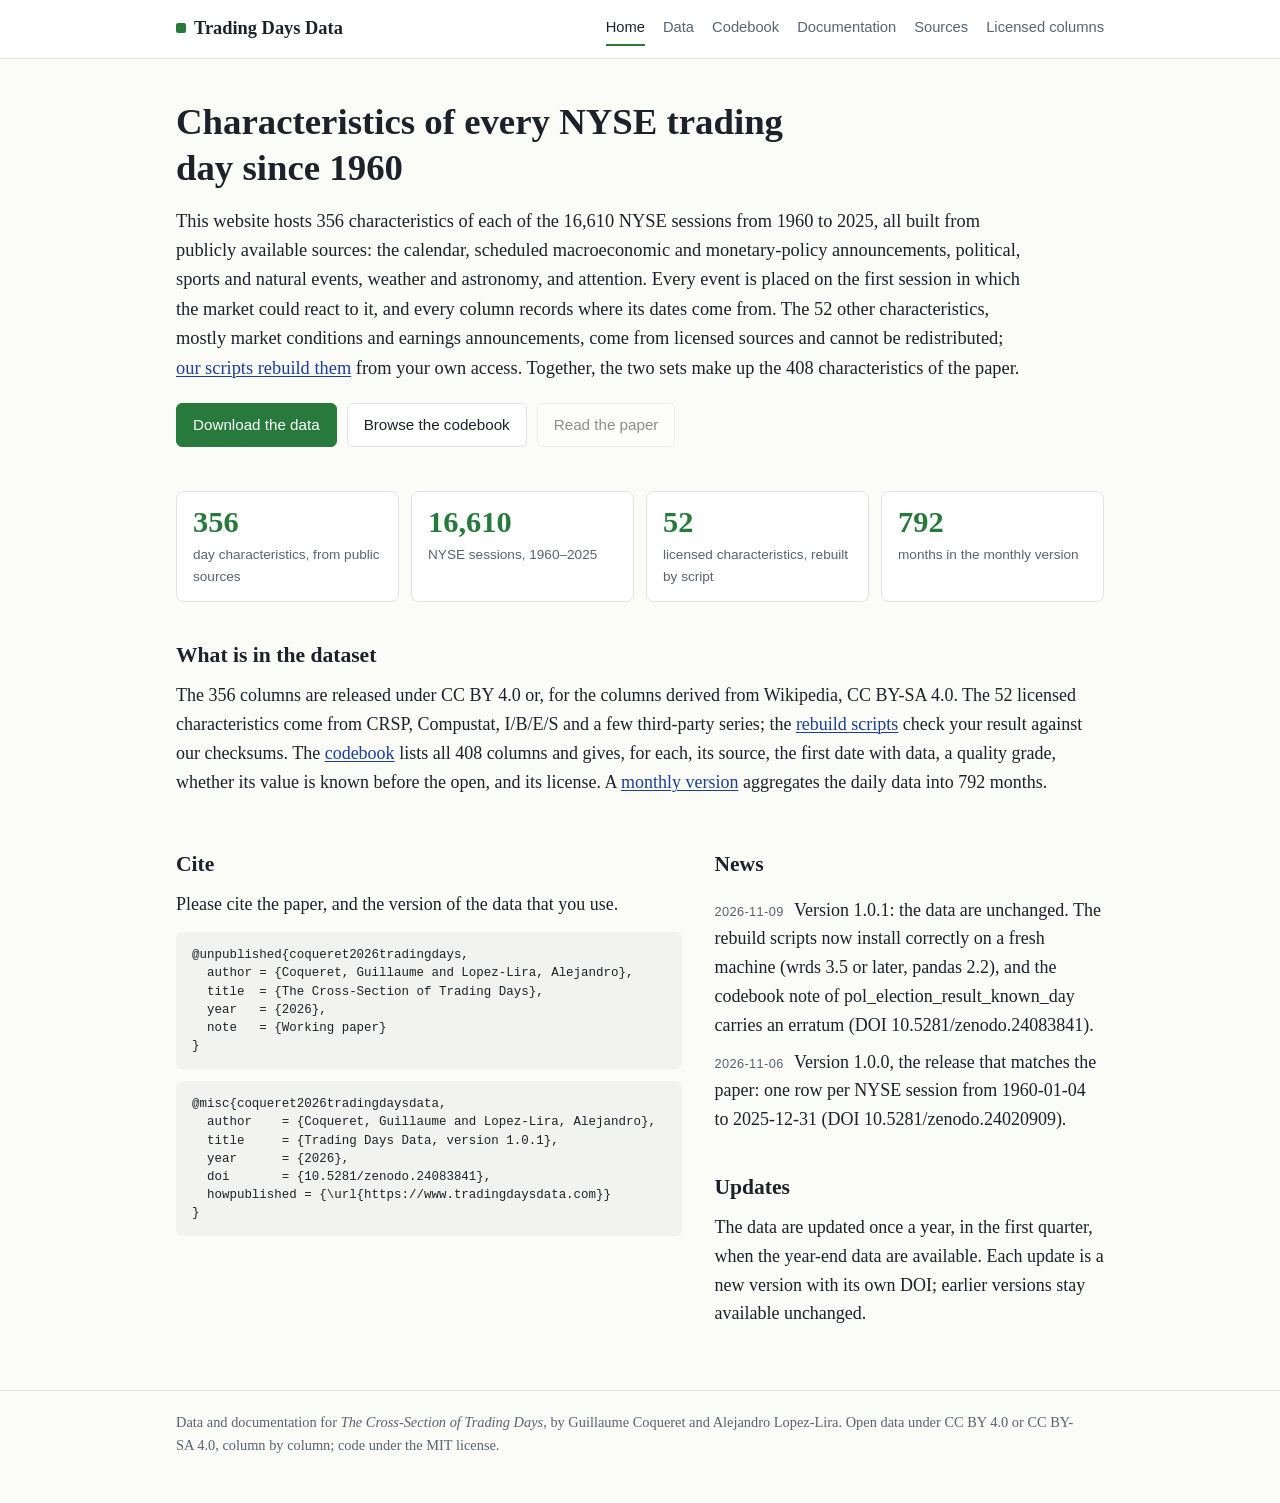
<file: docs/index.html>
<!doctype html>
<html lang="en">
<head>
<meta charset="utf-8">
<meta name="viewport" content="width=device-width, initial-scale=1">
<title>Trading Days Data</title>
<meta name="description" content="Open dataset of The Cross-Section of Trading Days: characteristics of every NYSE trading day since 1960.">
<link rel="stylesheet" href="assets/style.css">
</head>
<body>
<header class="site-header">
  <div class="wrap header-row">
    <a class="brand" href="index.html">Trading Days Data</a>
    <nav class="nav" aria-label="Main"><a href="index.html" aria-current="page">Home</a><a href="data.html">Data</a><a href="codebook.html">Codebook</a><a href="documentation.html">Documentation</a><a href="sources.html">Sources</a><a href="rebuild.html">Licensed columns</a></nav>
  </div>
</header>
<main class="wrap">

<section class="hero">
  <h1>Characteristics of every NYSE trading day since 1960</h1>
  <p class="lede">This website hosts 356 characteristics of each of the 16,610 NYSE sessions from 1960 to
  2025, all built from publicly available sources: the calendar, scheduled macroeconomic and monetary-policy
  announcements, political, sports and natural events, weather and astronomy, and attention. Every event is placed
  on the first session in which the market could react to it, and every column records where its dates come from.
  The 52 other characteristics, mostly market conditions and earnings announcements, come from
  licensed sources and cannot be redistributed; <a href="rebuild.html">our scripts rebuild them</a> from your own
  access. Together, the two sets make up the 408 characteristics of the paper.</p>
  <div class="actions">
    <a class="btn primary" href="data.html">Download the data</a>
    <a class="btn" href="codebook.html">Browse the codebook</a>
    <span class="btn disabled" aria-disabled="true">Read the paper</span>
  </div>
</section>

<section class="stats" aria-label="The dataset in numbers">
  <div class="stat"><span class="num">356</span><span class="label">day characteristics, from public sources</span></div>
  <div class="stat"><span class="num">16,610</span><span class="label">NYSE sessions, 1960–2025</span></div>
  <div class="stat"><span class="num">52</span><span class="label">licensed characteristics, rebuilt by script</span></div>
  <div class="stat"><span class="num">792</span><span class="label">months in the monthly version</span></div>
</section>

<section>
  <h2>What is in the dataset</h2>
  <p>The 356 columns are released under CC&nbsp;BY&nbsp;4.0 or, for the columns derived from Wikipedia,
  CC&nbsp;BY-SA&nbsp;4.0. The 52 licensed characteristics come from CRSP, Compustat, I/B/E/S and a few
  third-party series; the <a href="rebuild.html">rebuild scripts</a> check your result against our checksums. The
  <a href="codebook.html">codebook</a> lists all 408 columns and gives, for each, its source, the first date with data, a quality grade, whether its value is known before the open, and its
  license. A <a href="data.html#monthly">monthly version</a> aggregates the daily data into 792 months.</p>
</section>

<section class="two-col">
  <div>
    <h2>Cite</h2>
    <p>Please cite the paper, and the version of the data that you use.</p>
    <pre class="cite"><code>@unpublished{coqueret2026tradingdays,
  author = {Coqueret, Guillaume and Lopez-Lira, Alejandro},
  title  = {The Cross-Section of Trading Days},
  year   = {2026},
  note   = {Working paper}
}</code></pre>
    <pre class="cite"><code>@misc{coqueret2026tradingdaysdata,
  author    = {Coqueret, Guillaume and Lopez-Lira, Alejandro},
  title     = {Trading Days Data, version 1.0.1},
  year      = {2026},
  doi       = {10.5281/zenodo.24083841},
  howpublished = {\url{https://www.tradingdaysdata.com}}
}</code></pre>
  </div>
  <div>
    <h2>News</h2>
    <ul class="news"><li><span class="date">2026-11-09</span> Version 1.0.1: the data are unchanged. The rebuild scripts now install correctly on a fresh machine (wrds 3.5 or later, pandas 2.2), and the codebook note of pol_election_result_known_day carries an erratum (DOI 10.5281/zenodo.24083841).</li><li><span class="date">2026-11-06</span> Version 1.0.0, the release that matches the paper: one row per NYSE session from 1960-01-04 to 2025-12-31 (DOI 10.5281/zenodo.24020909).</li></ul>
    <h2>Updates</h2>
    <p>The data are updated once a year, in the first quarter, when the year-end data are available. Each update is
    a new version with its own DOI; earlier versions stay available unchanged.</p>
  </div>
</section>

</main>
<footer class="site-footer">
  <div class="wrap">
    <p>Data and documentation for <em>The Cross-Section of Trading Days</em>, by Guillaume Coqueret and Alejandro Lopez-Lira.
    Open data under CC&nbsp;BY&nbsp;4.0 or CC&nbsp;BY-SA&nbsp;4.0, column by column; code under the MIT license.</p>
  </div>
</footer>

</body>
</html>
</file>
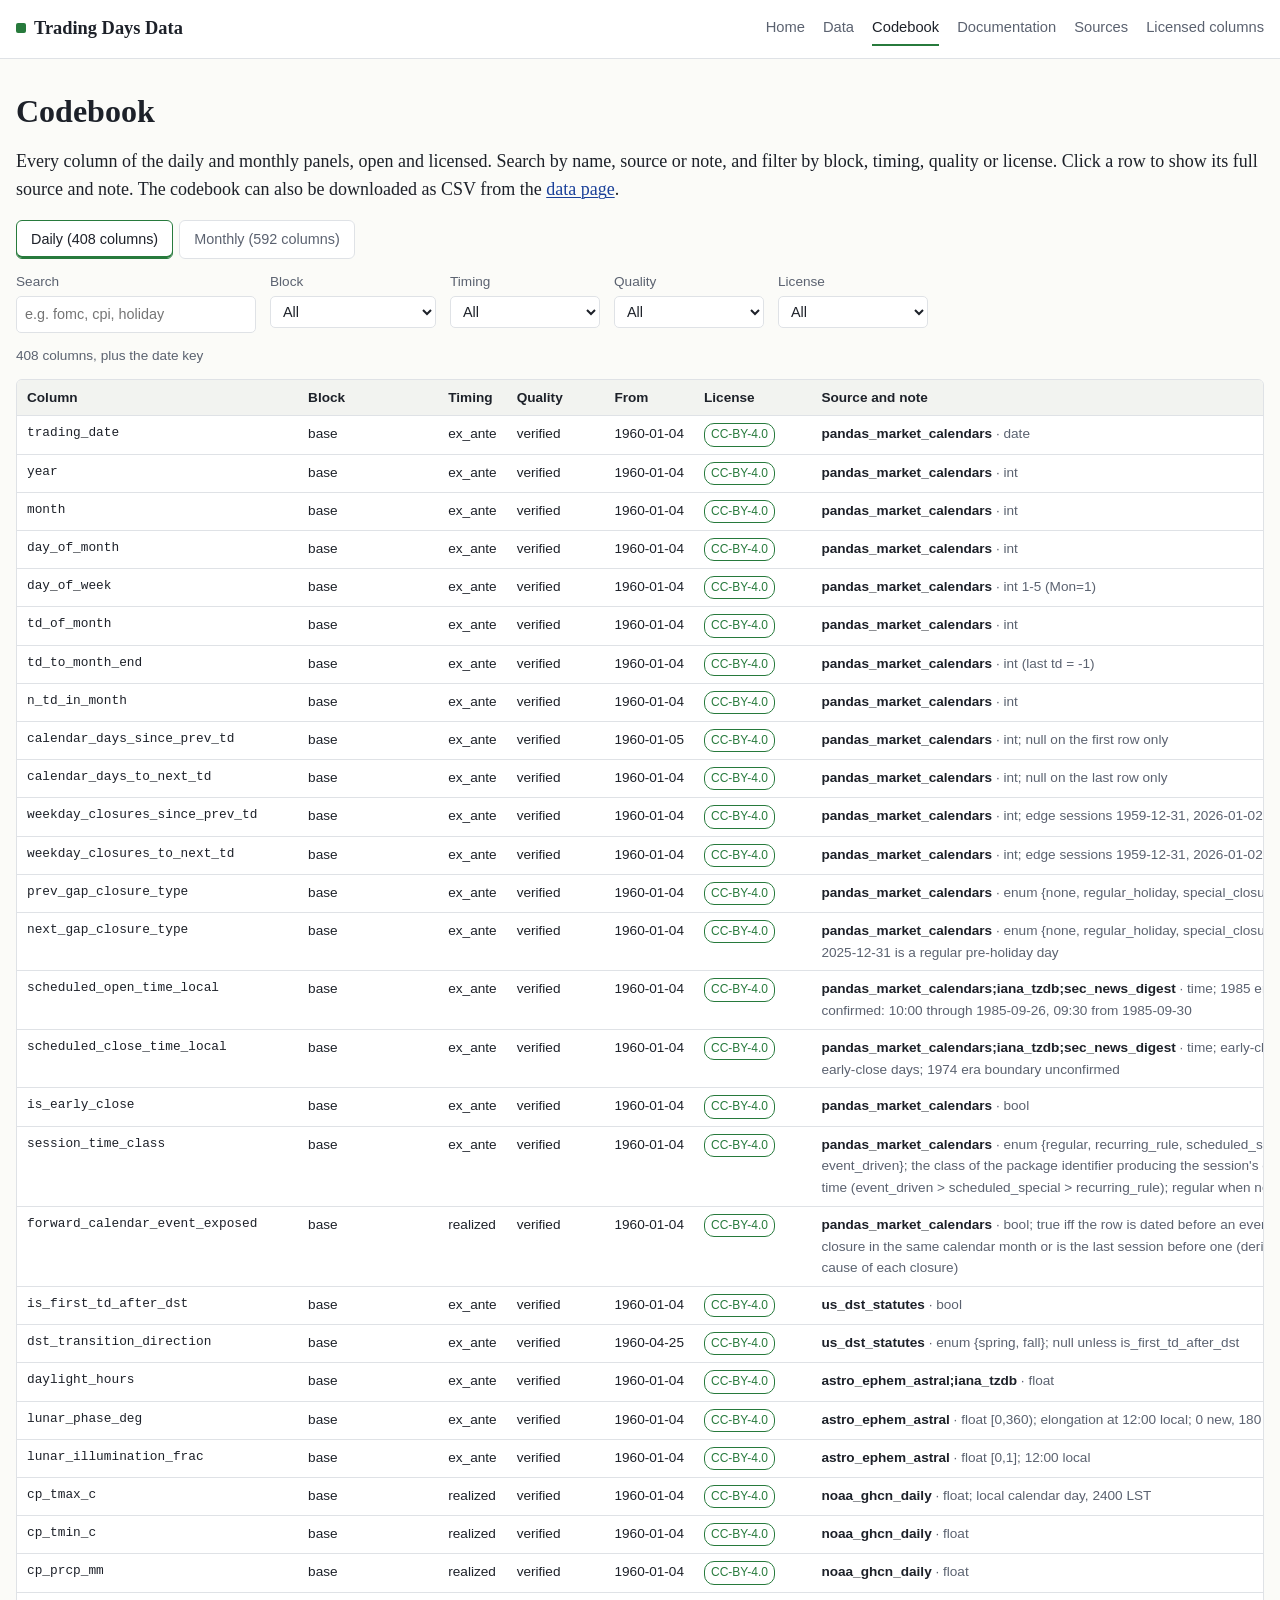
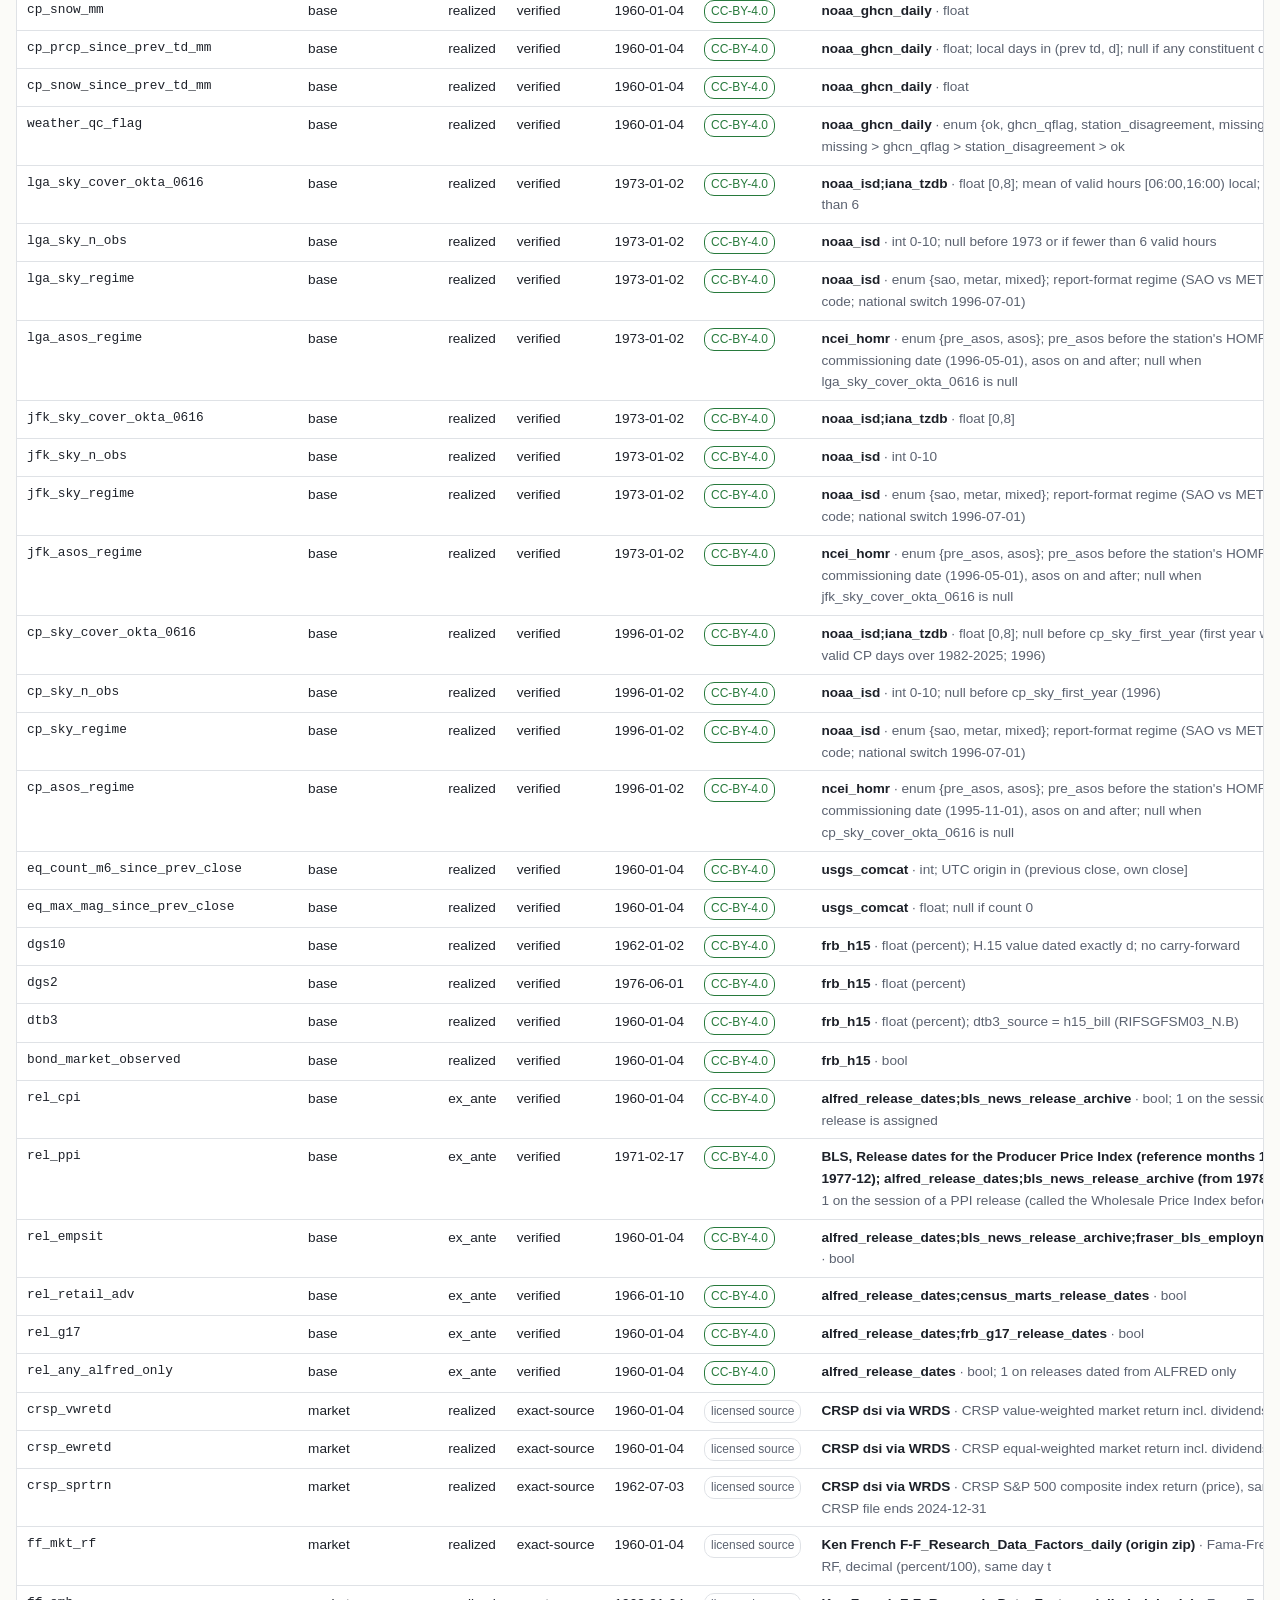
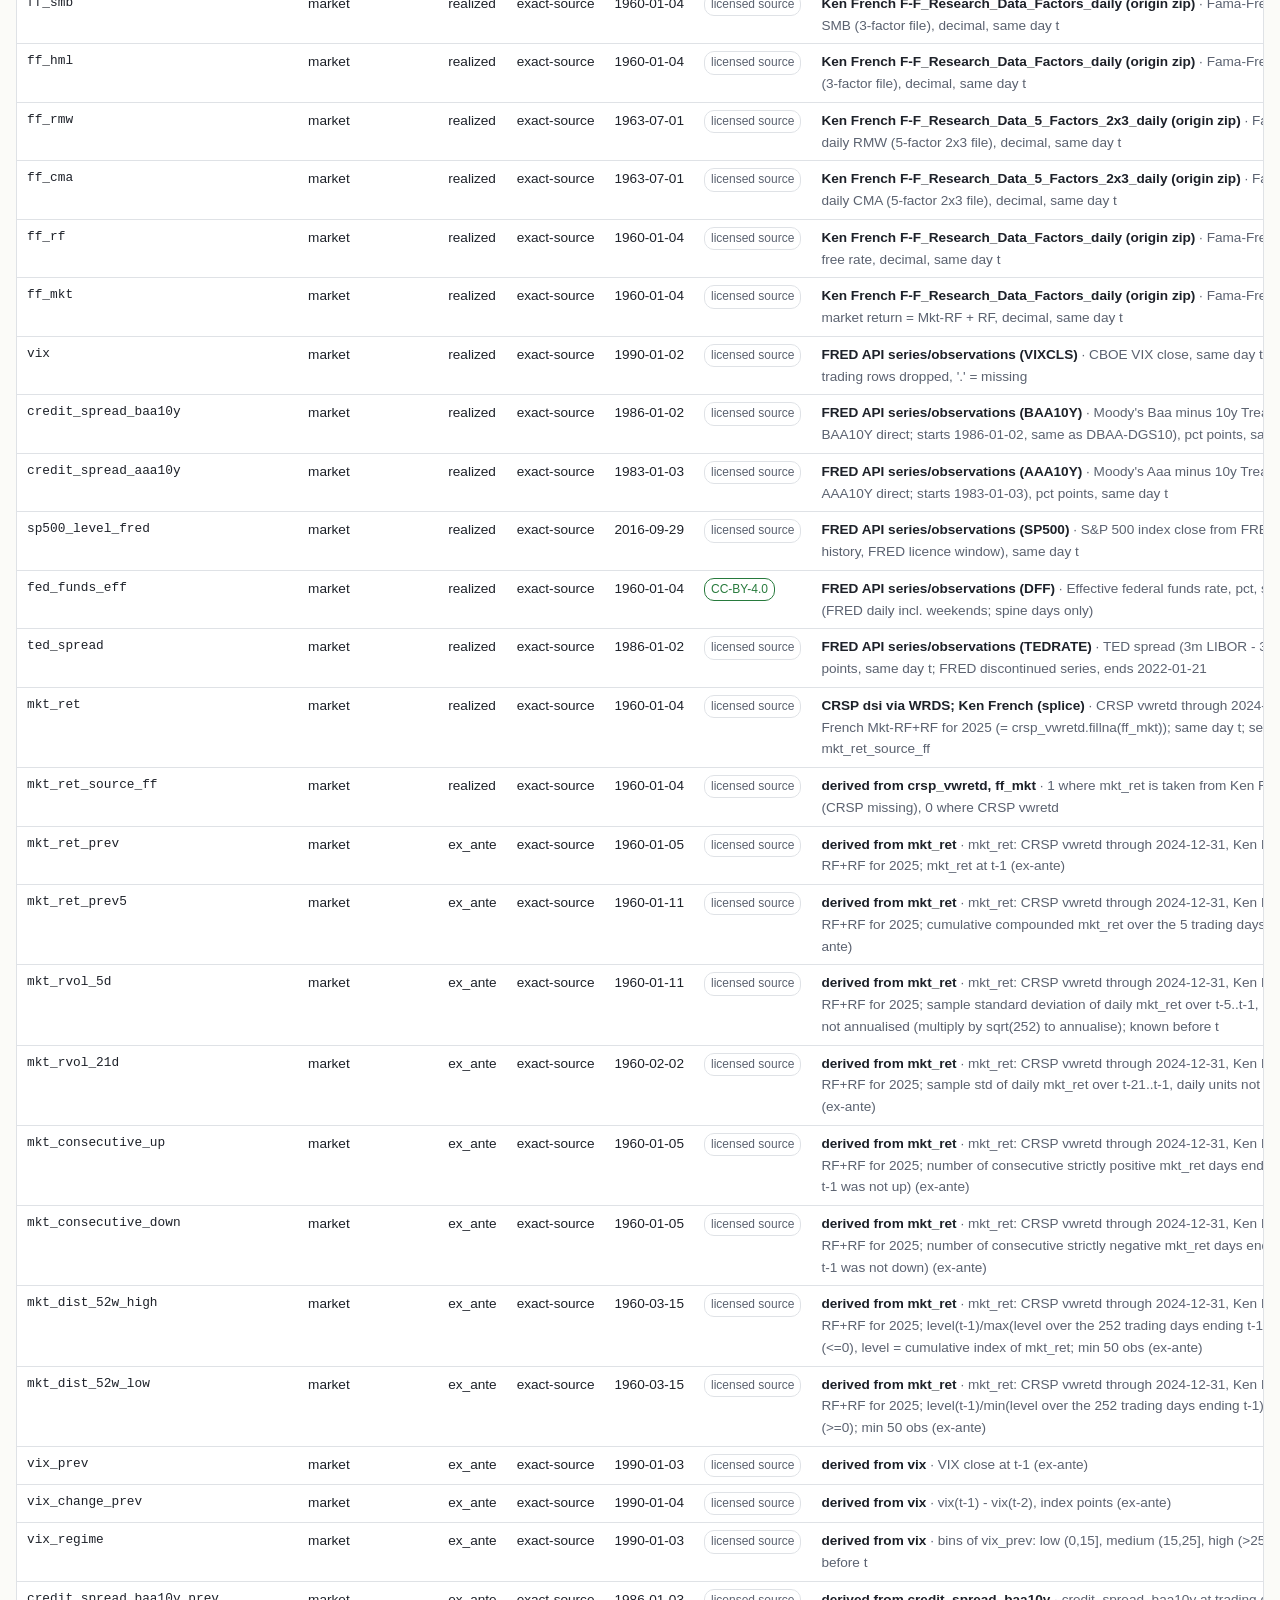
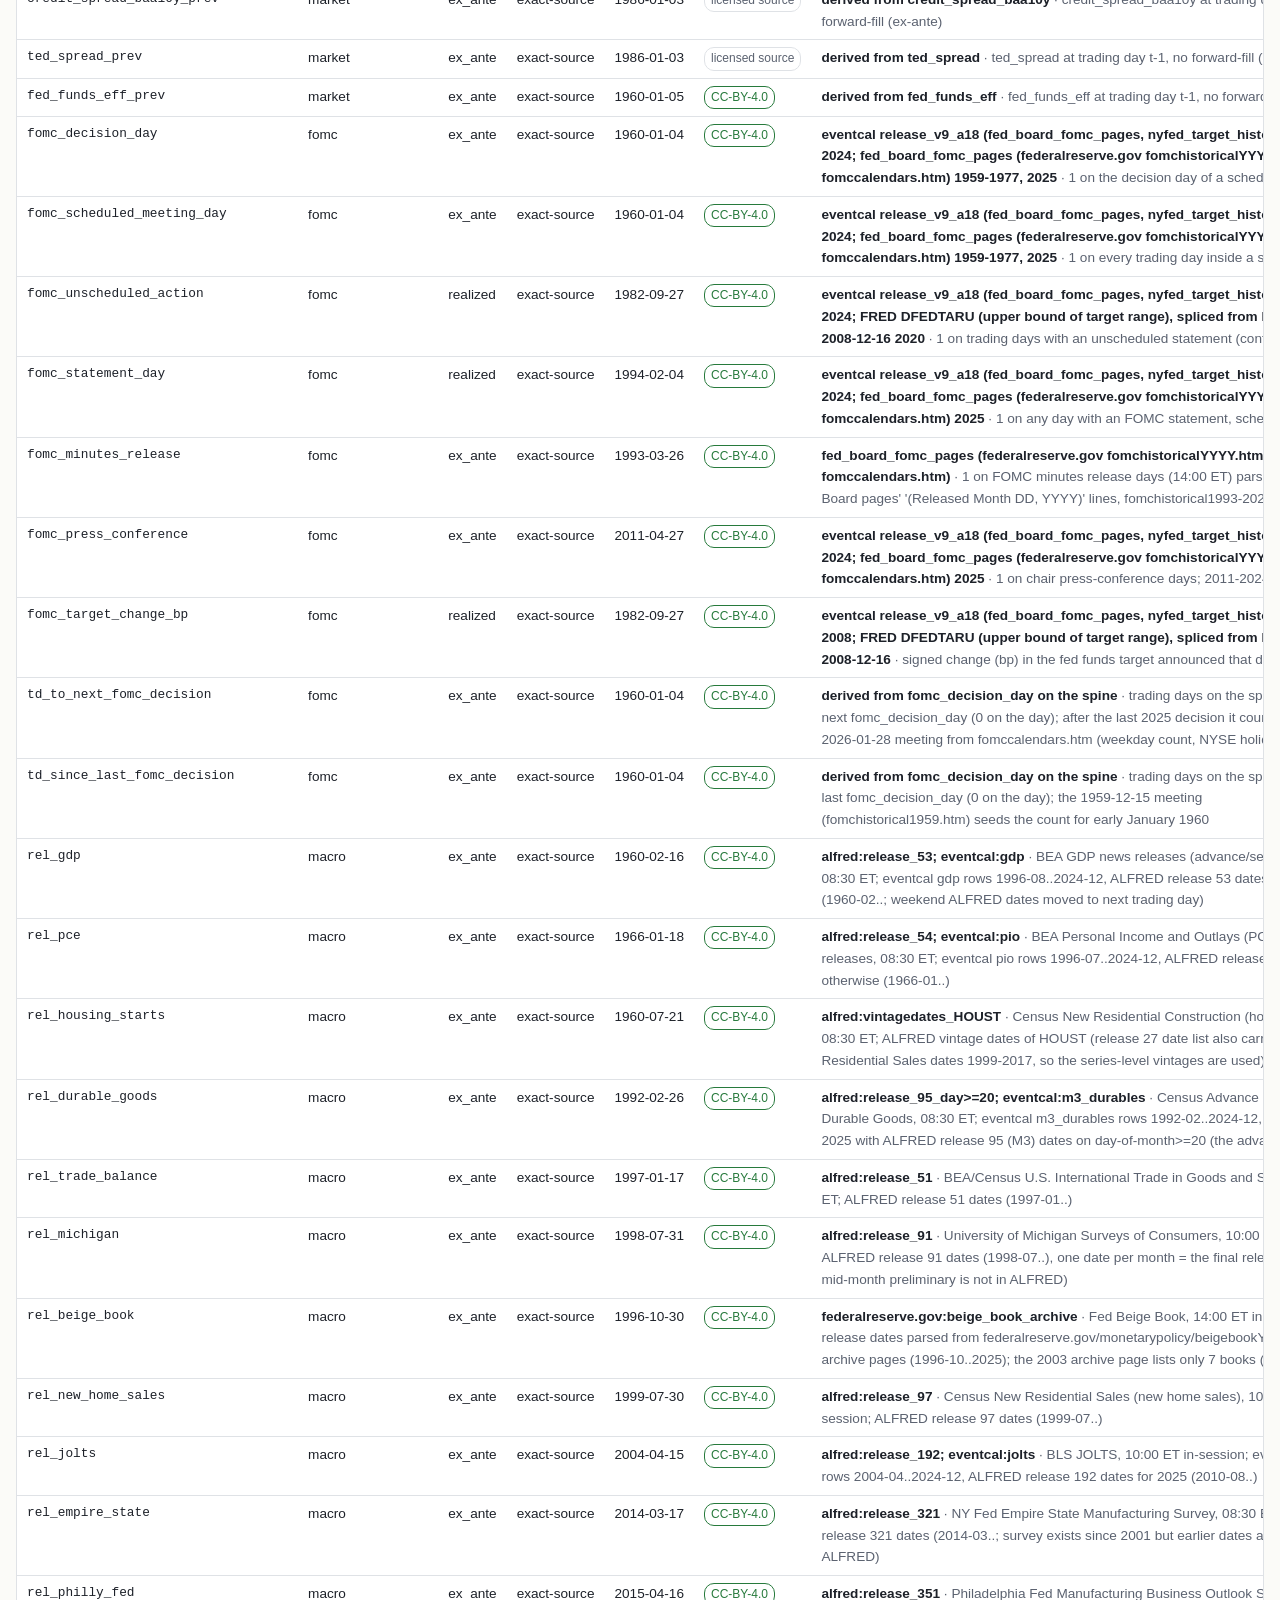
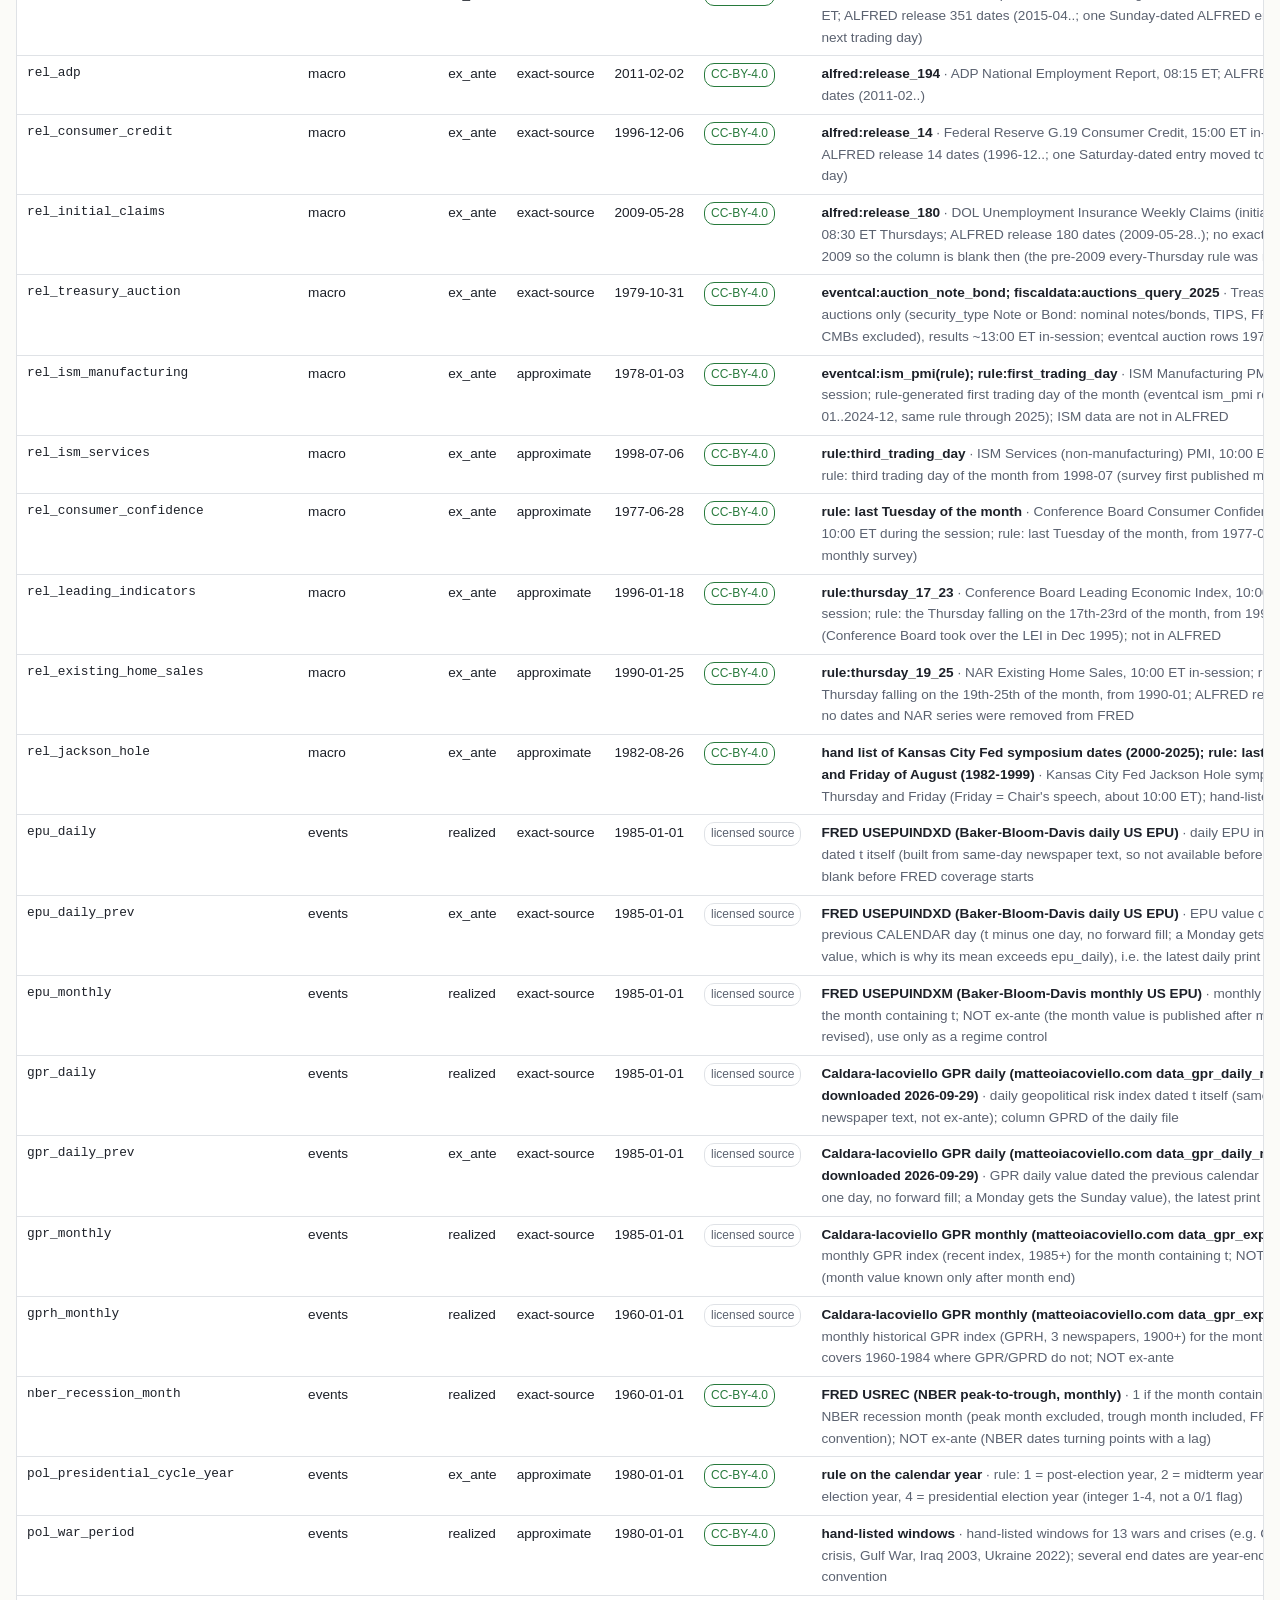
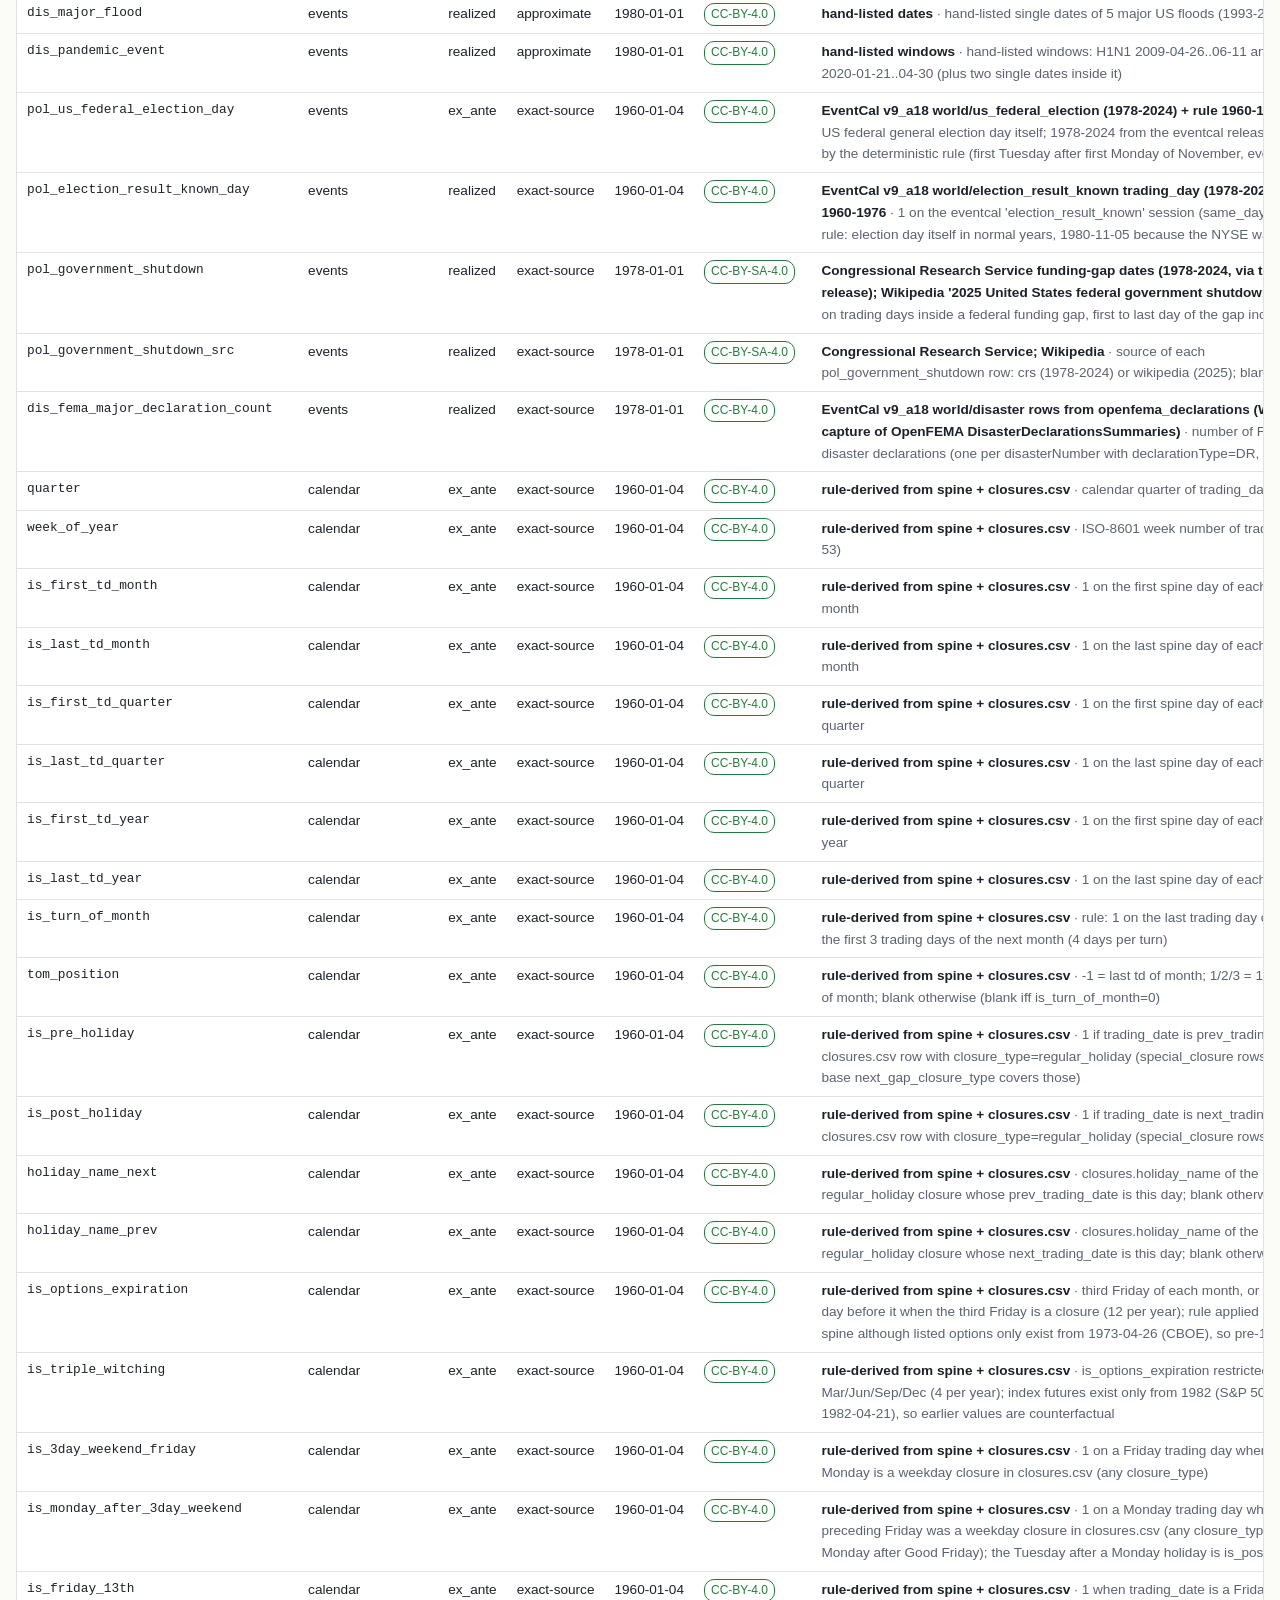
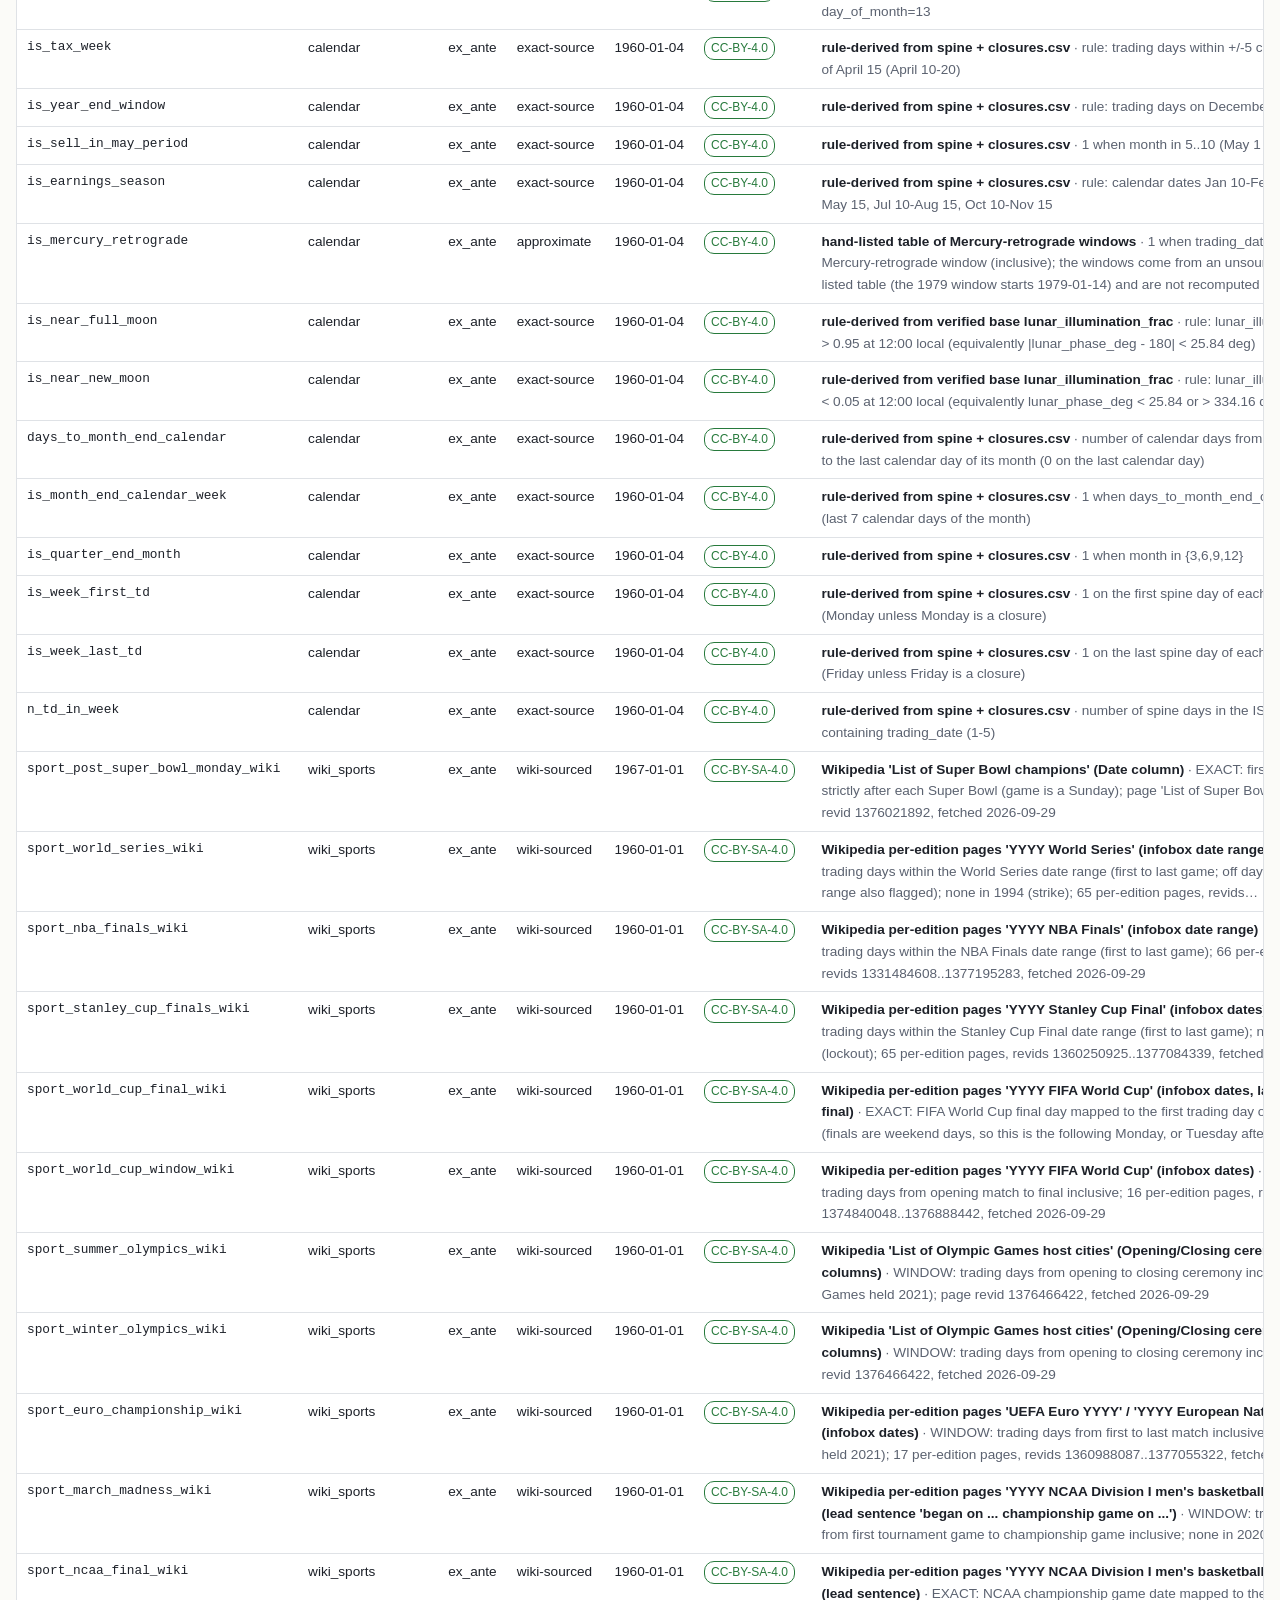
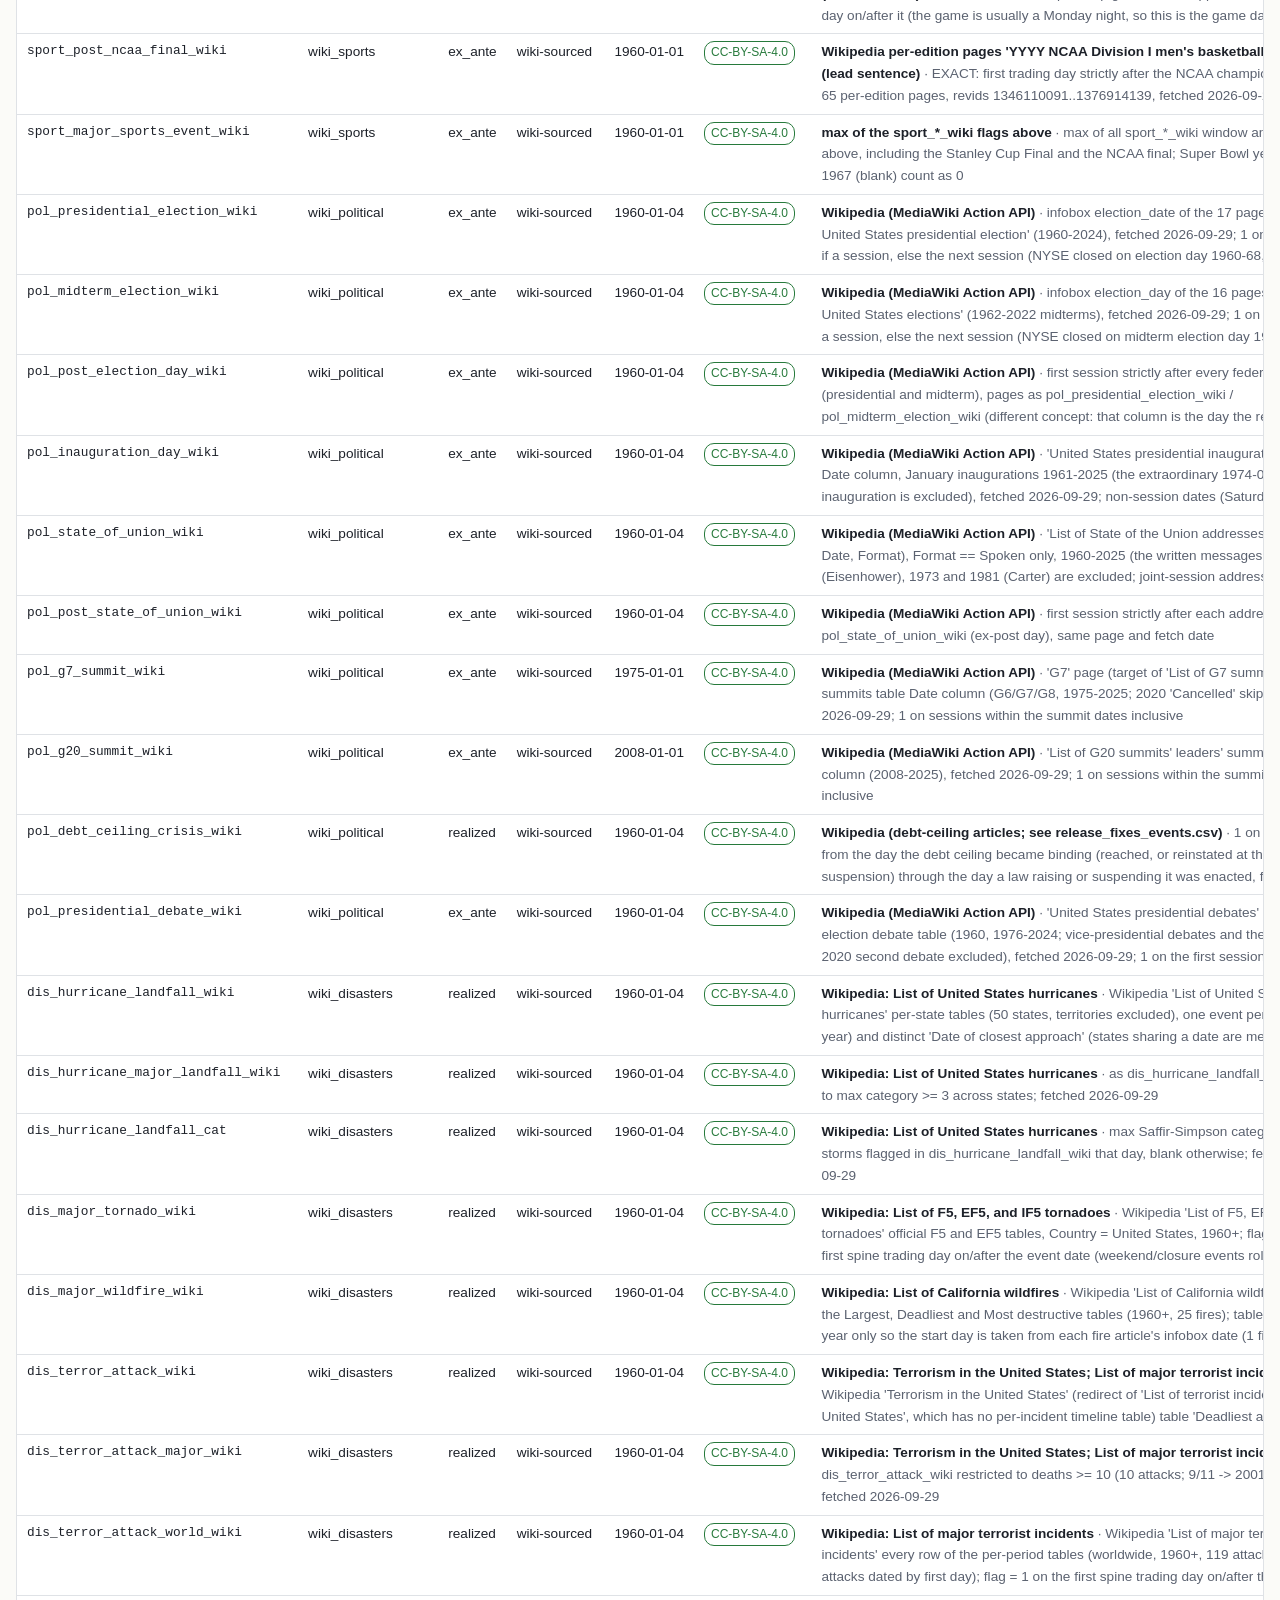
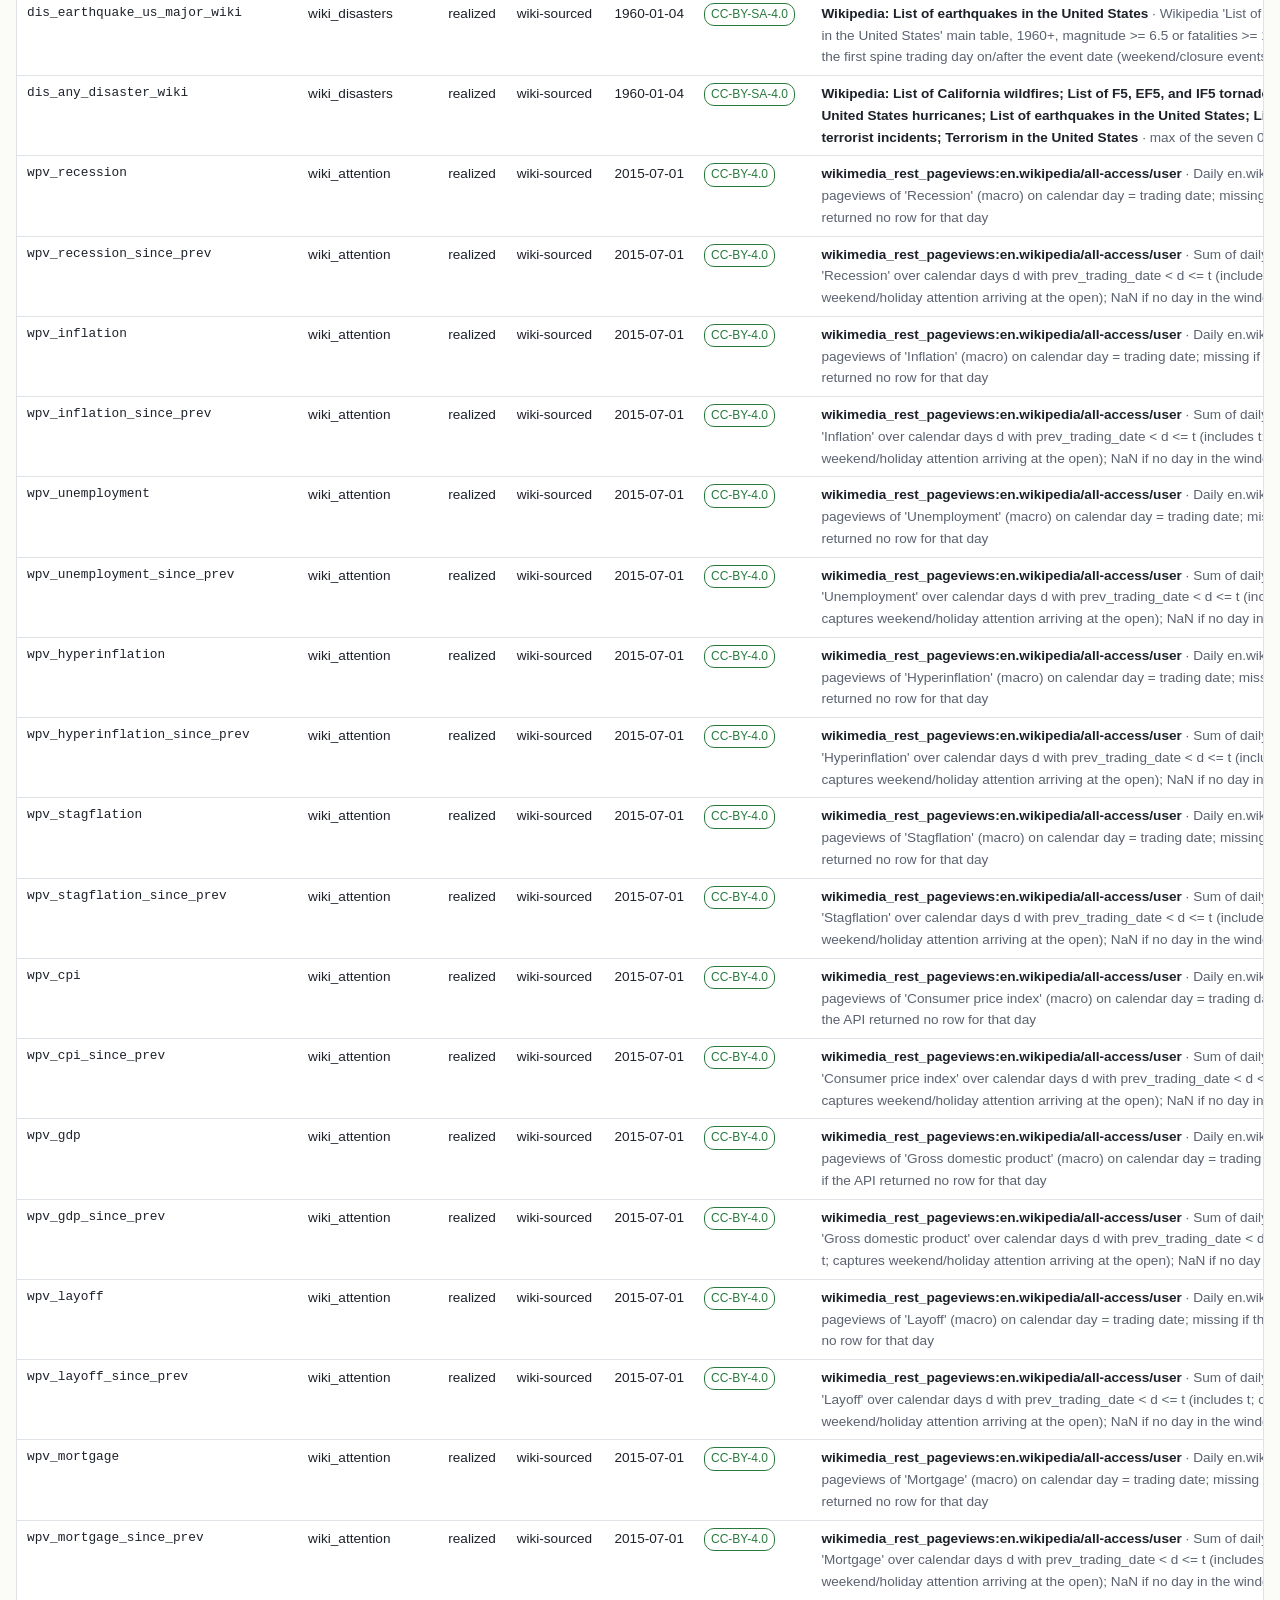
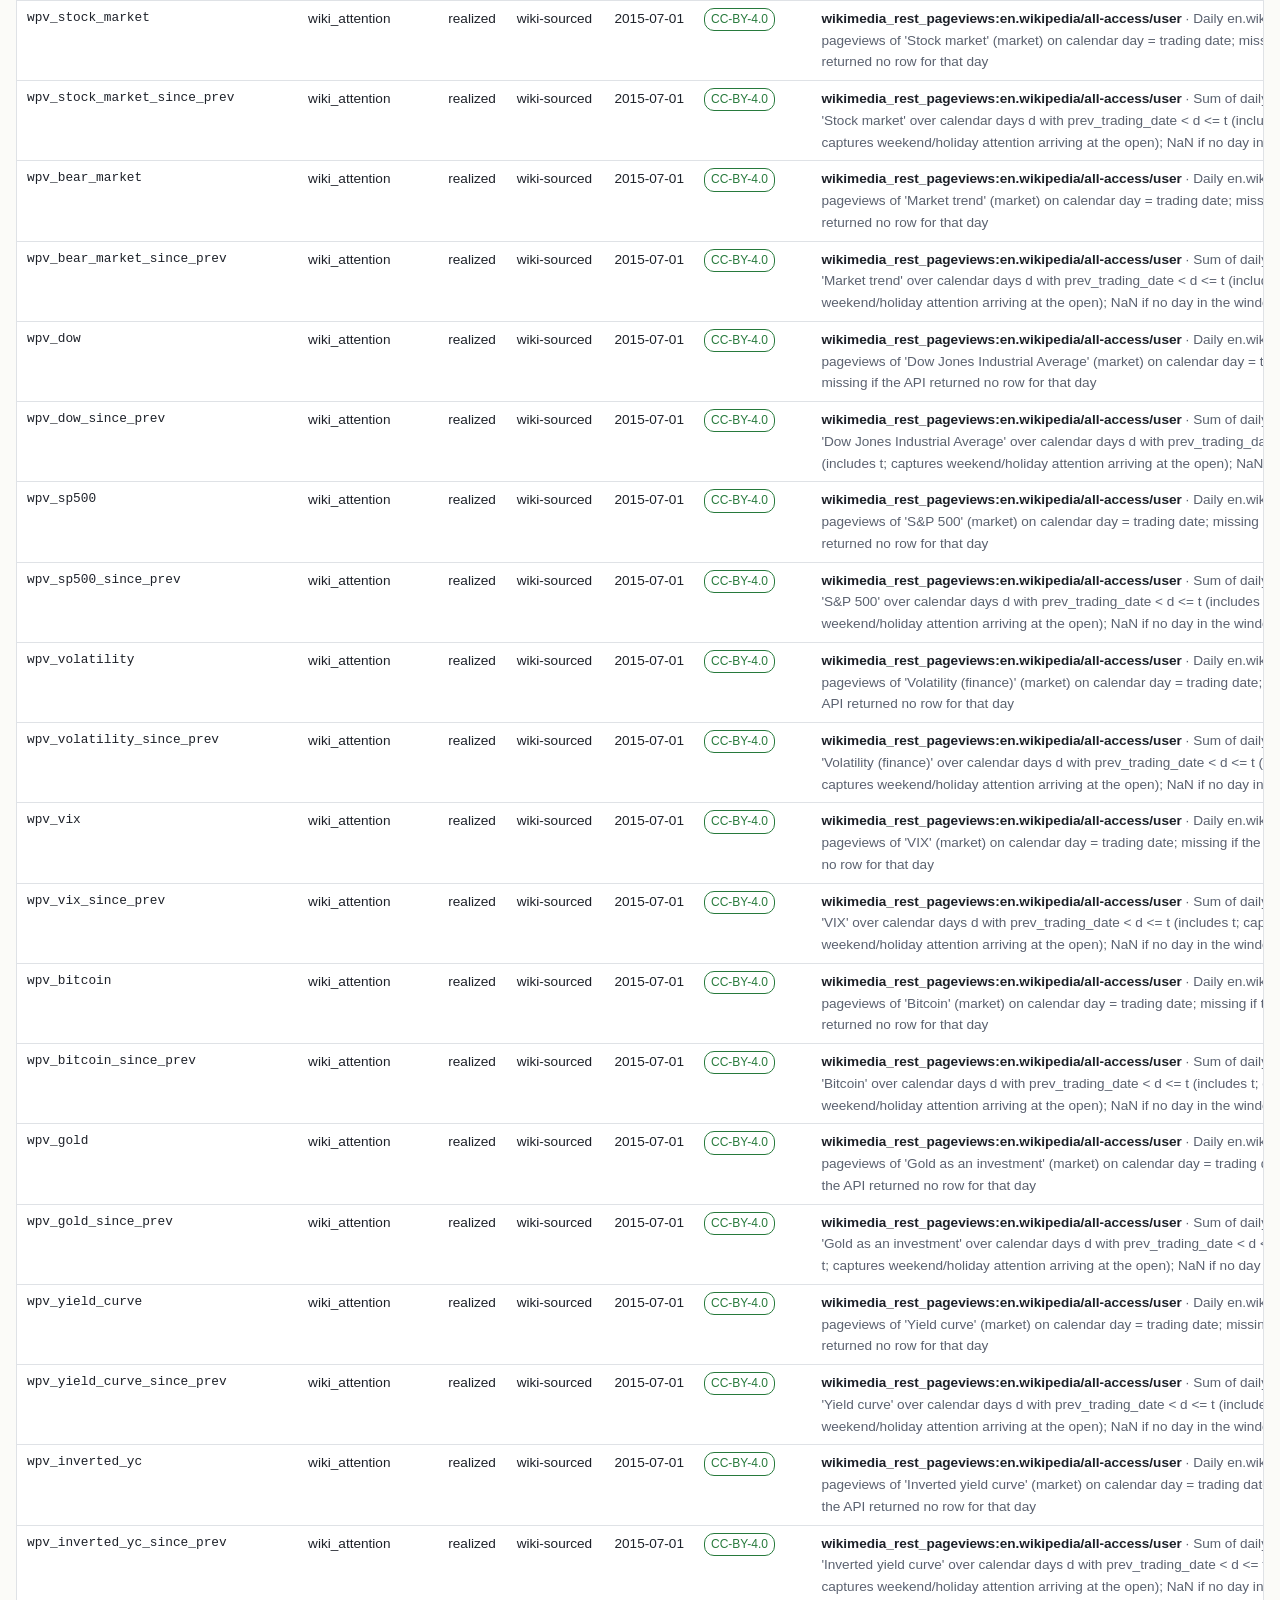
<file: docs/codebook.html>
<!doctype html>
<html lang="en">
<head>
<meta charset="utf-8">
<meta name="viewport" content="width=device-width, initial-scale=1">
<title>Codebook · Trading Days Data</title>
<meta name="description" content="Open dataset of The Cross-Section of Trading Days: characteristics of every NYSE trading day since 1960.">
<link rel="stylesheet" href="assets/style.css">
</head>
<body class="wide">
<header class="site-header">
  <div class="wrap header-row">
    <a class="brand" href="index.html">Trading Days Data</a>
    <nav class="nav" aria-label="Main"><a href="index.html">Home</a><a href="data.html">Data</a><a href="codebook.html" aria-current="page">Codebook</a><a href="documentation.html">Documentation</a><a href="sources.html">Sources</a><a href="rebuild.html">Licensed columns</a></nav>
  </div>
</header>
<main class="wrap">

<h1>Codebook</h1>
<p>Every column of the daily and monthly panels, open and licensed. Search by name, source or note, and filter by
block, timing, quality or license. Click a row to show its full source and note. The codebook can also be downloaded as CSV from the <a href="data.html">data
page</a>.</p>
<div class="tabs" role="tablist" aria-label="Panel">
  <button role="tab" id="tab-daily" aria-selected="true" aria-controls="cb-panel" data-set="daily">Daily (408 columns)</button>
  <button role="tab" id="tab-monthly" aria-selected="false" aria-controls="cb-panel" tabindex="-1" data-set="monthly">Monthly (592 columns)</button>
</div>
<form class="filters" id="filters">
  <label>Search <input type="search" id="q" placeholder="e.g. fomc, cpi, holiday" autocomplete="off"></label>
  <label>Block <select id="f-block"></select></label>
  <label>Timing <select id="f-timing"></select></label>
  <label>Quality <select id="f-quality"></select></label>
  <label>License <select id="f-license"></select></label>
</form>
<p class="count" id="count" aria-live="polite"></p>
<div class="table-wrap" id="cb-panel" role="tabpanel" aria-labelledby="tab-daily"><table class="codebook" id="cb"><thead></thead><tbody></tbody></table></div>
<noscript><p>The codebook needs JavaScript. The same information is in <code>codebook_daily.csv</code> and
<code>codebook_monthly.csv</code>.</p></noscript>

</main>
<footer class="site-footer">
  <div class="wrap">
    <p>Data and documentation for <em>The Cross-Section of Trading Days</em>, by Guillaume Coqueret and Alejandro Lopez-Lira.
    Open data under CC&nbsp;BY&nbsp;4.0 or CC&nbsp;BY-SA&nbsp;4.0, column by column; code under the MIT license.</p>
  </div>
</footer>
<script src="assets/codebook.js"></script>
</body>
</html>
</file>
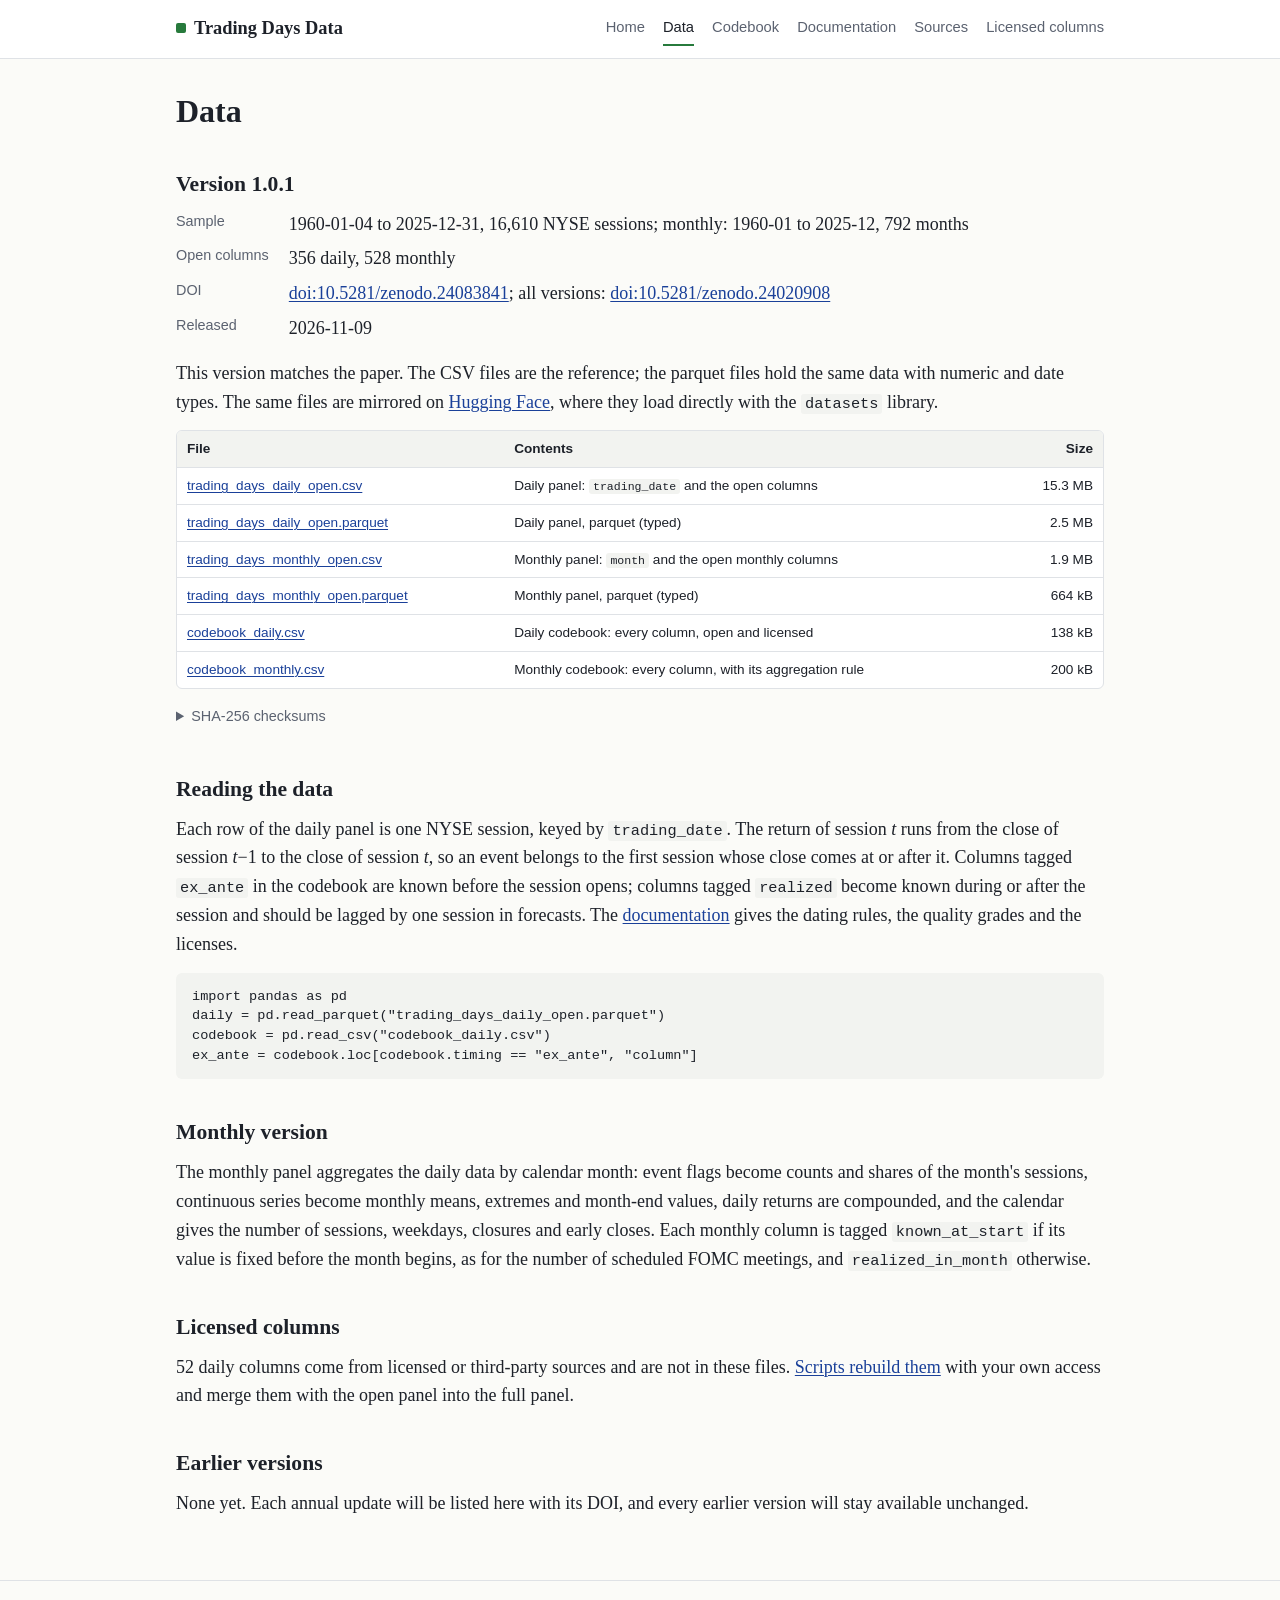
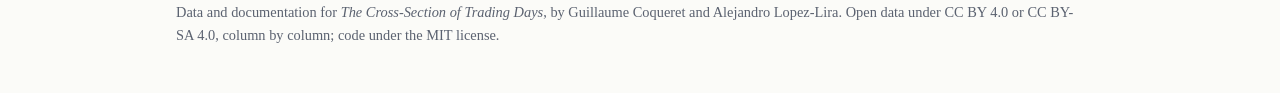
<file: docs/data.html>
<!doctype html>
<html lang="en">
<head>
<meta charset="utf-8">
<meta name="viewport" content="width=device-width, initial-scale=1">
<title>Data · Trading Days Data</title>
<meta name="description" content="Open dataset of The Cross-Section of Trading Days: characteristics of every NYSE trading day since 1960.">
<link rel="stylesheet" href="assets/style.css">
</head>
<body>
<header class="site-header">
  <div class="wrap header-row">
    <a class="brand" href="index.html">Trading Days Data</a>
    <nav class="nav" aria-label="Main"><a href="index.html">Home</a><a href="data.html" aria-current="page">Data</a><a href="codebook.html">Codebook</a><a href="documentation.html">Documentation</a><a href="sources.html">Sources</a><a href="rebuild.html">Licensed columns</a></nav>
  </div>
</header>
<main class="wrap">

<h1>Data</h1>
<section>
  <h2>Version 1.0.1</h2>
  <dl class="facts">
    <dt>Sample</dt><dd>1960-01-04 to 2025-12-31, 16,610 NYSE sessions;
      monthly: 1960-01 to 2025-12, 792 months</dd>
    <dt>Open columns</dt><dd>356 daily, 528 monthly</dd>
    <dt>DOI</dt><dd><a href="https://doi.org/10.5281/zenodo.24083841">doi:10.5281/zenodo.24083841</a>; all versions: <a href="https://doi.org/10.5281/zenodo.24020908">doi:10.5281/zenodo.24020908</a></dd>
    <dt>Released</dt><dd>2026-11-09</dd>
  </dl>
  <p>This version matches the paper. The CSV files are the reference; the parquet files hold the same data with
  numeric and date types. The same files are mirrored on <a href="https://huggingface.co/datasets/agentcoqueret/tradingdaysdata">Hugging Face</a>, where they load directly with the <code>datasets</code> library.</p>
  
  <div class="table-wrap"><table class="files">
    <thead><tr><th>File</th><th>Contents</th><th class="num">Size</th></tr></thead>
    <tbody>
<tr><td><a href="https://github.com/agentcoq/tradingdaysdata/releases/download/v1.0.1/trading_days_daily_open.csv">trading_days_daily_open.csv</a></td><td>Daily panel: <code>trading_date</code> and the open columns</td><td class='num'>15.3 MB</td></tr>
<tr><td><a href="https://github.com/agentcoq/tradingdaysdata/releases/download/v1.0.1/trading_days_daily_open.parquet">trading_days_daily_open.parquet</a></td><td>Daily panel, parquet (typed)</td><td class='num'>2.5 MB</td></tr>
<tr><td><a href="https://github.com/agentcoq/tradingdaysdata/releases/download/v1.0.1/trading_days_monthly_open.csv">trading_days_monthly_open.csv</a></td><td>Monthly panel: <code>month</code> and the open monthly columns</td><td class='num'>1.9 MB</td></tr>
<tr><td><a href="https://github.com/agentcoq/tradingdaysdata/releases/download/v1.0.1/trading_days_monthly_open.parquet">trading_days_monthly_open.parquet</a></td><td>Monthly panel, parquet (typed)</td><td class='num'>664 kB</td></tr>
<tr><td><a href="https://github.com/agentcoq/tradingdaysdata/releases/download/v1.0.1/codebook_daily.csv">codebook_daily.csv</a></td><td>Daily codebook: every column, open and licensed</td><td class='num'>138 kB</td></tr>
<tr><td><a href="https://github.com/agentcoq/tradingdaysdata/releases/download/v1.0.1/codebook_monthly.csv">codebook_monthly.csv</a></td><td>Monthly codebook: every column, with its aggregation rule</td><td class='num'>200 kB</td></tr>
    </tbody>
  </table></div>
  <details><summary>SHA-256 checksums</summary><pre class="sums"><code>99abd597f801e5613047d0bec3bbfecf1c42ec5cb518044849d9383e7f1b7874  codebook_daily.csv
5d8af436d2d3b3f907cc0a191f239c3c231b154c35b53619aab5450975c5b210  codebook_monthly.csv
d7a02e5921f87b9bdc5c887179513f80a2f1c3e800d5d752a1890cc4821a02d4  trading_days_daily_open.csv
cf0b0a9b32d66fe2e35dc5d926a5384e4fc0975384c400fdb854e670b205a230  trading_days_daily_open.parquet
2a1a738fb1e098ce7c91581a1993b8489940f670ea1c7e74905e0447eac9d83d  trading_days_monthly_open.csv
8085b20662f8edad472fbe110caa9a24d28d527cdbbcd4e76cfcf84d6aab0456  trading_days_monthly_open.parquet</code></pre></details>
</section>

<section>
  <h2>Reading the data</h2>
  <p>Each row of the daily panel is one NYSE session, keyed by <code>trading_date</code>. The return of session
  <i>t</i> runs from the close of session <i>t</i>&minus;1 to the close of session <i>t</i>, so an event belongs to
  the first session whose close comes at or after it. Columns tagged <code>ex_ante</code> in the codebook are known
  before the session opens; columns tagged <code>realized</code> become known during or after the session and
  should be lagged by one session in forecasts. The <a href="documentation.html">documentation</a> gives the
  dating rules, the quality grades and the licenses.</p>
<pre><code>import pandas as pd
daily = pd.read_parquet("trading_days_daily_open.parquet")
codebook = pd.read_csv("codebook_daily.csv")
ex_ante = codebook.loc[codebook.timing == "ex_ante", "column"]</code></pre>
</section>

<section id="monthly">
  <h2>Monthly version</h2>
  <p>The monthly panel aggregates the daily data by calendar month: event flags become counts and shares of the
  month's sessions, continuous series become monthly means, extremes and month-end values, daily returns are
  compounded, and the calendar gives the number of sessions, weekdays, closures and early closes. Each monthly
  column is tagged <code>known_at_start</code> if its value is fixed before the month begins, as for the number of
  scheduled FOMC meetings, and <code>realized_in_month</code> otherwise.</p>
</section>

<section>
  <h2>Licensed columns</h2>
  <p>52 daily columns come from licensed or third-party sources and
  are not in these files. <a href="rebuild.html">Scripts rebuild them</a> with your own access and merge them with
  the open panel into the full panel.</p>
</section>

<section>
  <h2>Earlier versions</h2>
  <p>None yet. Each annual update will be listed here with its DOI, and every earlier version will stay
  available unchanged.</p>
</section>

</main>
<footer class="site-footer">
  <div class="wrap">
    <p>Data and documentation for <em>The Cross-Section of Trading Days</em>, by Guillaume Coqueret and Alejandro Lopez-Lira.
    Open data under CC&nbsp;BY&nbsp;4.0 or CC&nbsp;BY-SA&nbsp;4.0, column by column; code under the MIT license.</p>
  </div>
</footer>

</body>
</html>
</file>
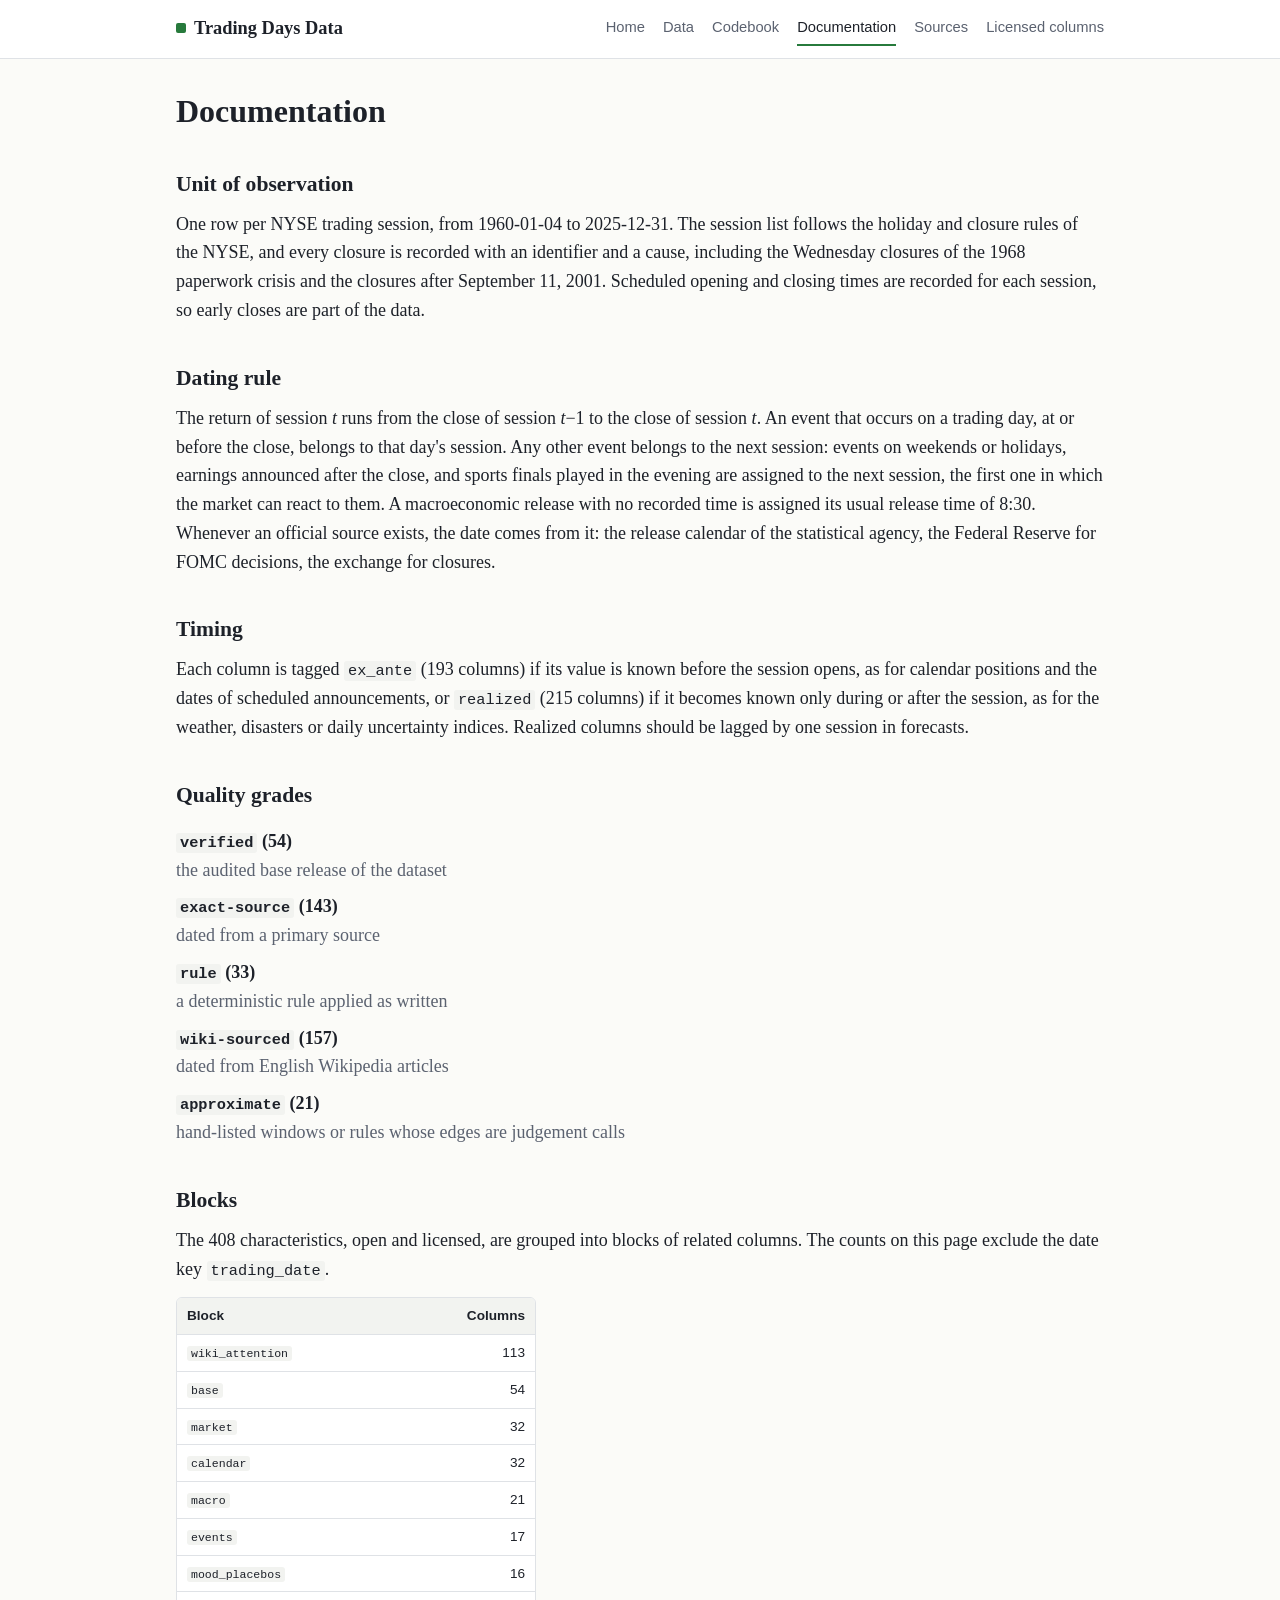
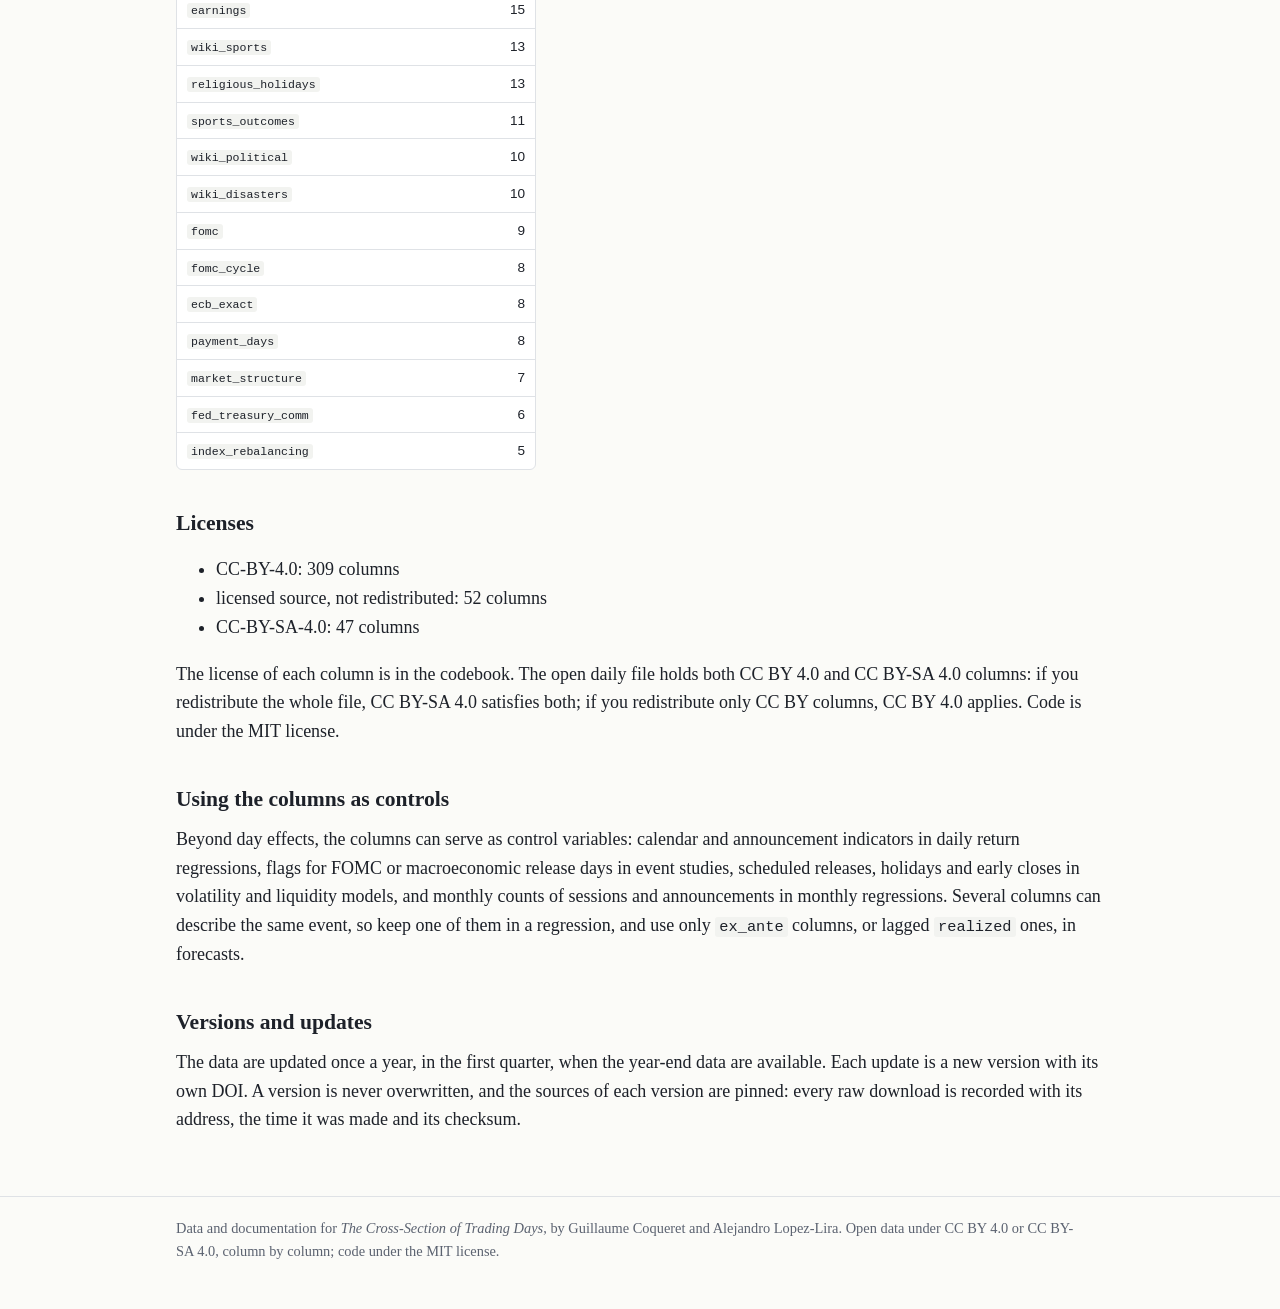
<file: docs/documentation.html>
<!doctype html>
<html lang="en">
<head>
<meta charset="utf-8">
<meta name="viewport" content="width=device-width, initial-scale=1">
<title>Documentation · Trading Days Data</title>
<meta name="description" content="Open dataset of The Cross-Section of Trading Days: characteristics of every NYSE trading day since 1960.">
<link rel="stylesheet" href="assets/style.css">
</head>
<body>
<header class="site-header">
  <div class="wrap header-row">
    <a class="brand" href="index.html">Trading Days Data</a>
    <nav class="nav" aria-label="Main"><a href="index.html">Home</a><a href="data.html">Data</a><a href="codebook.html">Codebook</a><a href="documentation.html" aria-current="page">Documentation</a><a href="sources.html">Sources</a><a href="rebuild.html">Licensed columns</a></nav>
  </div>
</header>
<main class="wrap">

<h1>Documentation</h1>

<section>
  <h2>Unit of observation</h2>
  <p>One row per NYSE trading session, from 1960-01-04 to 2025-12-31. The session list follows the holiday and
  closure rules of the NYSE, and every closure is recorded with an identifier and a cause, including the Wednesday
  closures of the 1968 paperwork crisis and the closures after September 11, 2001. Scheduled opening and closing
  times are recorded for each session, so early closes are part of the data.</p>
</section>

<section>
  <h2>Dating rule</h2>
  <p>The return of session <i>t</i> runs from the close of session <i>t</i>&minus;1 to the close of session
  <i>t</i>. An event that occurs on a trading day, at or before the close, belongs to that day's session. Any other
  event belongs to the next session: events on weekends or holidays, earnings announced after the close, and
  sports finals played in the evening are assigned to the next session, the first one in which the market can react
  to them. A macroeconomic release with no recorded time is assigned its usual release time of 8:30. Whenever an
  official source exists, the date comes from it: the release calendar of the statistical agency, the Federal
  Reserve for FOMC decisions, the exchange for closures.</p>
</section>

<section>
  <h2>Timing</h2>
  <p>Each column is tagged <code>ex_ante</code> (193 columns) if its value is known before the
  session opens, as for calendar positions and the dates of scheduled announcements, or <code>realized</code>
  (215 columns) if it becomes known only during or after the session, as for the weather, disasters
  or daily uncertainty indices. Realized columns should be lagged by one session in forecasts.</p>
</section>

<section>
  <h2>Quality grades</h2>
  <dl class="grades">
    <dt><code>verified</code> (54)</dt><dd>the audited base release of the dataset</dd>
    <dt><code>exact-source</code> (143)</dt><dd>dated from a primary source</dd>
    <dt><code>rule</code> (33)</dt><dd>a deterministic rule applied as written</dd>
    <dt><code>wiki-sourced</code> (157)</dt><dd>dated from English Wikipedia articles</dd>
    <dt><code>approximate</code> (21)</dt><dd>hand-listed windows or rules whose edges are
    judgement calls</dd>
  </dl>
</section>

<section>
  <h2>Blocks</h2>
  <p>The 408 characteristics, open and licensed, are grouped into blocks of related columns. The counts on
  this page exclude the date key <code>trading_date</code>.</p>
  <div class="table-wrap narrow"><table><thead><tr><th>Block</th><th class="num">Columns</th></tr></thead>
  <tbody><tr><td><code>wiki_attention</code></td><td class='num'>113</td></tr><tr><td><code>base</code></td><td class='num'>54</td></tr><tr><td><code>market</code></td><td class='num'>32</td></tr><tr><td><code>calendar</code></td><td class='num'>32</td></tr><tr><td><code>macro</code></td><td class='num'>21</td></tr><tr><td><code>events</code></td><td class='num'>17</td></tr><tr><td><code>mood_placebos</code></td><td class='num'>16</td></tr><tr><td><code>earnings</code></td><td class='num'>15</td></tr><tr><td><code>wiki_sports</code></td><td class='num'>13</td></tr><tr><td><code>religious_holidays</code></td><td class='num'>13</td></tr><tr><td><code>sports_outcomes</code></td><td class='num'>11</td></tr><tr><td><code>wiki_political</code></td><td class='num'>10</td></tr><tr><td><code>wiki_disasters</code></td><td class='num'>10</td></tr><tr><td><code>fomc</code></td><td class='num'>9</td></tr><tr><td><code>fomc_cycle</code></td><td class='num'>8</td></tr><tr><td><code>ecb_exact</code></td><td class='num'>8</td></tr><tr><td><code>payment_days</code></td><td class='num'>8</td></tr><tr><td><code>market_structure</code></td><td class='num'>7</td></tr><tr><td><code>fed_treasury_comm</code></td><td class='num'>6</td></tr><tr><td><code>index_rebalancing</code></td><td class='num'>5</td></tr></tbody></table></div>
</section>

<section>
  <h2>Licenses</h2>
  <ul><li>CC-BY-4.0: 309 columns</li><li>licensed source, not redistributed: 52 columns</li><li>CC-BY-SA-4.0: 47 columns</li></ul>
  <p>The license of each column is in the codebook. The open daily file holds both CC&nbsp;BY&nbsp;4.0 and
  CC&nbsp;BY-SA&nbsp;4.0 columns: if you redistribute the whole file, CC&nbsp;BY-SA&nbsp;4.0 satisfies both; if you
  redistribute only CC&nbsp;BY columns, CC&nbsp;BY&nbsp;4.0 applies. Code is under the MIT license.</p>
</section>

<section>
  <h2>Using the columns as controls</h2>
  <p>Beyond day effects, the columns can serve as control variables: calendar and announcement indicators in
  daily return regressions, flags for FOMC or macroeconomic release days in event studies, scheduled releases,
  holidays and early closes in volatility and liquidity models, and monthly counts of sessions and announcements in
  monthly regressions. Several columns can describe the same event, so keep one of them in a regression, and use
  only <code>ex_ante</code> columns, or lagged <code>realized</code> ones, in forecasts.</p>
</section>

<section>
  <h2>Versions and updates</h2>
  <p>The data are updated once a year, in the first quarter, when the year-end data are available. Each update is a
  new version with its own DOI. A version is never overwritten, and the sources of each version are pinned: every
  raw download is recorded with its address, the time it was made and its checksum.</p>
</section>

</main>
<footer class="site-footer">
  <div class="wrap">
    <p>Data and documentation for <em>The Cross-Section of Trading Days</em>, by Guillaume Coqueret and Alejandro Lopez-Lira.
    Open data under CC&nbsp;BY&nbsp;4.0 or CC&nbsp;BY-SA&nbsp;4.0, column by column; code under the MIT license.</p>
  </div>
</footer>

</body>
</html>
</file>
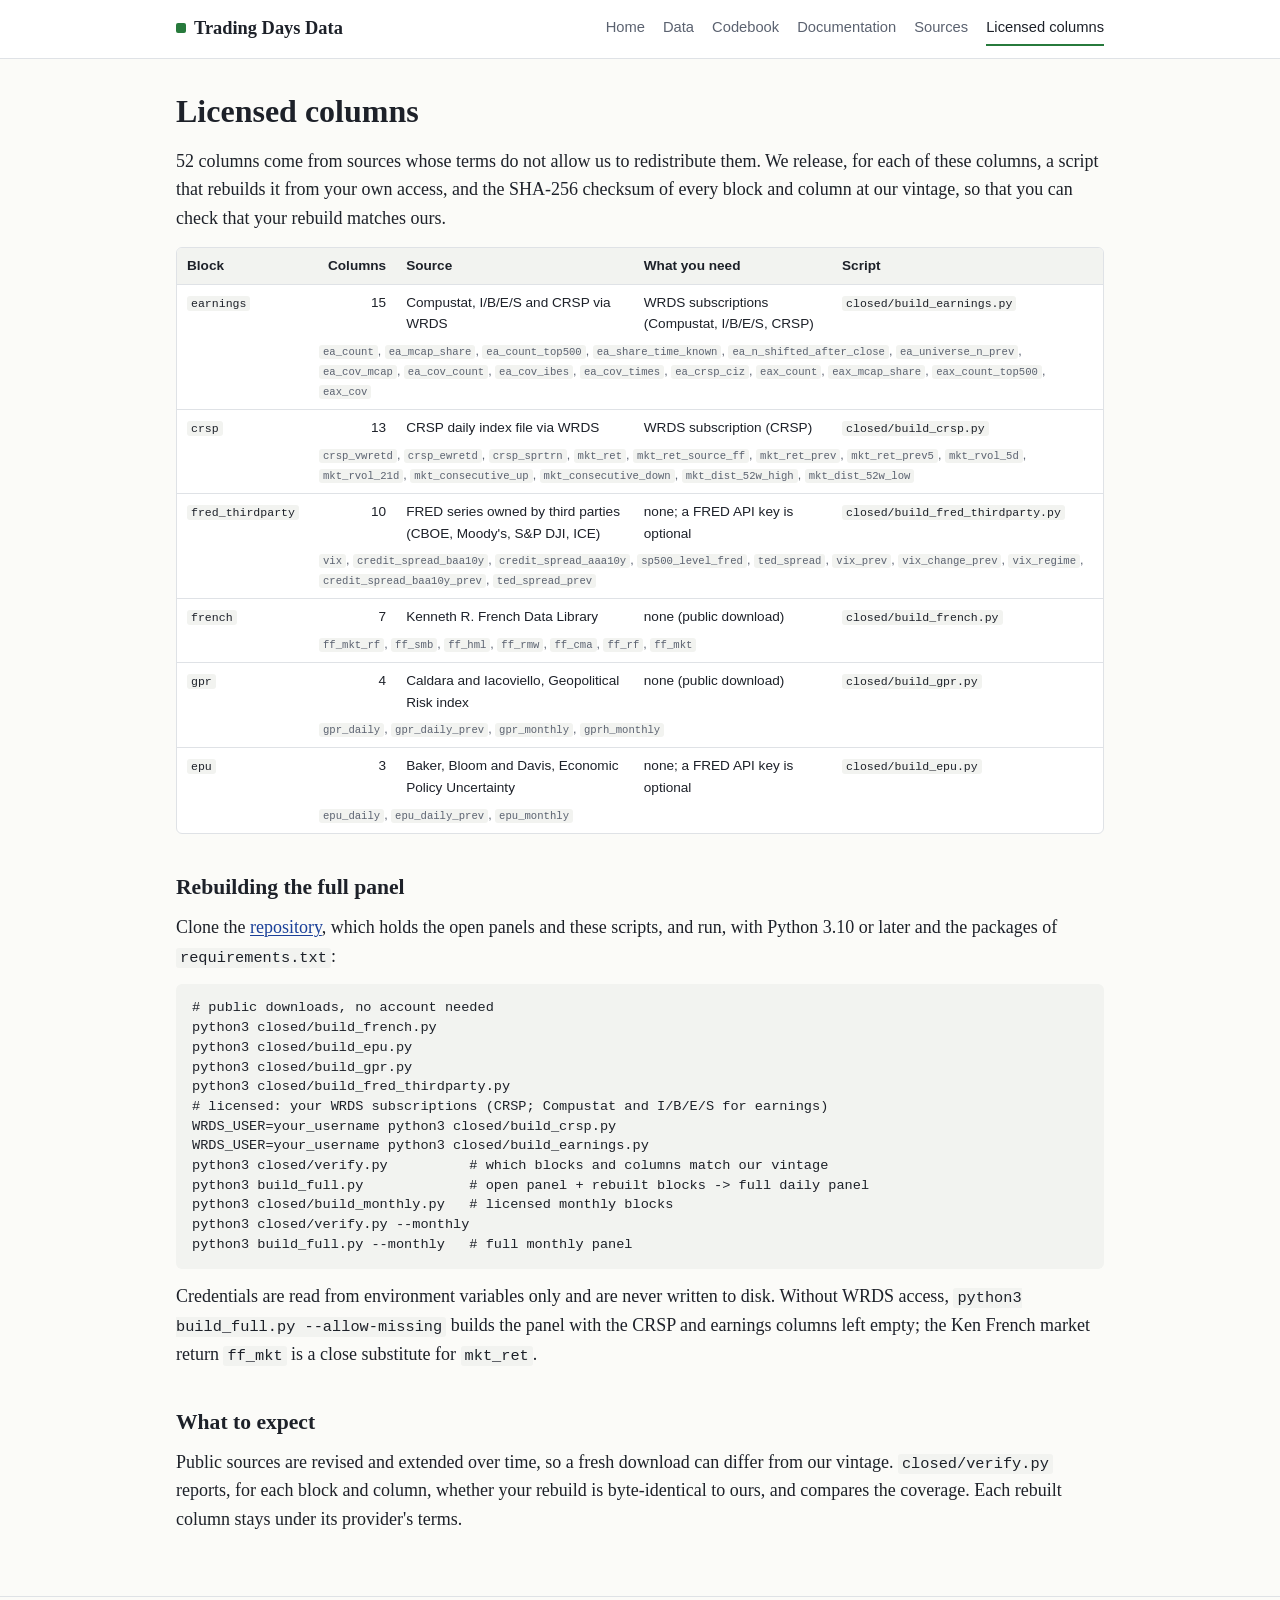
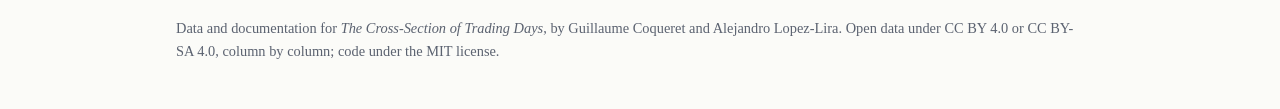
<file: docs/rebuild.html>
<!doctype html>
<html lang="en">
<head>
<meta charset="utf-8">
<meta name="viewport" content="width=device-width, initial-scale=1">
<title>Licensed columns · Trading Days Data</title>
<meta name="description" content="Open dataset of The Cross-Section of Trading Days: characteristics of every NYSE trading day since 1960.">
<link rel="stylesheet" href="assets/style.css">
</head>
<body>
<header class="site-header">
  <div class="wrap header-row">
    <a class="brand" href="index.html">Trading Days Data</a>
    <nav class="nav" aria-label="Main"><a href="index.html">Home</a><a href="data.html">Data</a><a href="codebook.html">Codebook</a><a href="documentation.html">Documentation</a><a href="sources.html">Sources</a><a href="rebuild.html" aria-current="page">Licensed columns</a></nav>
  </div>
</header>
<main class="wrap">

<h1>Licensed columns</h1>
<p>52 columns come from sources whose terms do not allow us to redistribute them. We release, for each of these
columns, a script that rebuilds it from your own access, and the SHA-256 checksum of every block and column at our
vintage, so that you can check that your rebuild matches ours.</p>

<div class="table-wrap"><table class="rebuild">
  <thead><tr><th>Block</th><th class="num">Columns</th><th>Source</th><th>What you need</th><th>Script</th></tr></thead>
  <tbody>
<tr><td><code>earnings</code></td><td class='num'>15</td><td>Compustat, I/B/E/S and CRSP via WRDS</td><td>WRDS subscriptions (Compustat, I/B/E/S, CRSP)</td><td><code>closed/build_earnings.py</code></td></tr>
<tr class='sub'><td></td><td colspan='4'><code>ea_count</code>, <code>ea_mcap_share</code>, <code>ea_count_top500</code>, <code>ea_share_time_known</code>, <code>ea_n_shifted_after_close</code>, <code>ea_universe_n_prev</code>, <code>ea_cov_mcap</code>, <code>ea_cov_count</code>, <code>ea_cov_ibes</code>, <code>ea_cov_times</code>, <code>ea_crsp_ciz</code>, <code>eax_count</code>, <code>eax_mcap_share</code>, <code>eax_count_top500</code>, <code>eax_cov</code></td></tr>
<tr><td><code>crsp</code></td><td class='num'>13</td><td>CRSP daily index file via WRDS</td><td>WRDS subscription (CRSP)</td><td><code>closed/build_crsp.py</code></td></tr>
<tr class='sub'><td></td><td colspan='4'><code>crsp_vwretd</code>, <code>crsp_ewretd</code>, <code>crsp_sprtrn</code>, <code>mkt_ret</code>, <code>mkt_ret_source_ff</code>, <code>mkt_ret_prev</code>, <code>mkt_ret_prev5</code>, <code>mkt_rvol_5d</code>, <code>mkt_rvol_21d</code>, <code>mkt_consecutive_up</code>, <code>mkt_consecutive_down</code>, <code>mkt_dist_52w_high</code>, <code>mkt_dist_52w_low</code></td></tr>
<tr><td><code>fred_thirdparty</code></td><td class='num'>10</td><td>FRED series owned by third parties (CBOE, Moody's, S&amp;P DJI, ICE)</td><td>none; a FRED API key is optional</td><td><code>closed/build_fred_thirdparty.py</code></td></tr>
<tr class='sub'><td></td><td colspan='4'><code>vix</code>, <code>credit_spread_baa10y</code>, <code>credit_spread_aaa10y</code>, <code>sp500_level_fred</code>, <code>ted_spread</code>, <code>vix_prev</code>, <code>vix_change_prev</code>, <code>vix_regime</code>, <code>credit_spread_baa10y_prev</code>, <code>ted_spread_prev</code></td></tr>
<tr><td><code>french</code></td><td class='num'>7</td><td>Kenneth R. French Data Library</td><td>none (public download)</td><td><code>closed/build_french.py</code></td></tr>
<tr class='sub'><td></td><td colspan='4'><code>ff_mkt_rf</code>, <code>ff_smb</code>, <code>ff_hml</code>, <code>ff_rmw</code>, <code>ff_cma</code>, <code>ff_rf</code>, <code>ff_mkt</code></td></tr>
<tr><td><code>gpr</code></td><td class='num'>4</td><td>Caldara and Iacoviello, Geopolitical Risk index</td><td>none (public download)</td><td><code>closed/build_gpr.py</code></td></tr>
<tr class='sub'><td></td><td colspan='4'><code>gpr_daily</code>, <code>gpr_daily_prev</code>, <code>gpr_monthly</code>, <code>gprh_monthly</code></td></tr>
<tr><td><code>epu</code></td><td class='num'>3</td><td>Baker, Bloom and Davis, Economic Policy Uncertainty</td><td>none; a FRED API key is optional</td><td><code>closed/build_epu.py</code></td></tr>
<tr class='sub'><td></td><td colspan='4'><code>epu_daily</code>, <code>epu_daily_prev</code>, <code>epu_monthly</code></td></tr>
  </tbody>
</table></div>

<section>
  <h2>Rebuilding the full panel</h2>
  <p>Clone the <a href="https://github.com/agentcoq/tradingdaysdata">repository</a>, which holds the open panels and these scripts, and
  run, with Python 3.10 or later and the packages of <code>requirements.txt</code>:</p>
<pre><code># public downloads, no account needed
python3 closed/build_french.py
python3 closed/build_epu.py
python3 closed/build_gpr.py
python3 closed/build_fred_thirdparty.py
# licensed: your WRDS subscriptions (CRSP; Compustat and I/B/E/S for earnings)
WRDS_USER=your_username python3 closed/build_crsp.py
WRDS_USER=your_username python3 closed/build_earnings.py
python3 closed/verify.py          # which blocks and columns match our vintage
python3 build_full.py             # open panel + rebuilt blocks -> full daily panel
python3 closed/build_monthly.py   # licensed monthly blocks
python3 closed/verify.py --monthly
python3 build_full.py --monthly   # full monthly panel</code></pre>
  <p>Credentials are read from environment variables only and are never written to disk. Without WRDS access,
  <code>python3 build_full.py --allow-missing</code> builds the panel with the CRSP and earnings columns left empty;
  the Ken French market return <code>ff_mkt</code> is a close substitute for <code>mkt_ret</code>.</p>
</section>

<section>
  <h2>What to expect</h2>
  <p>Public sources are revised and extended over time, so a fresh download can differ from our vintage.
  <code>closed/verify.py</code> reports, for each block and column, whether your rebuild is byte-identical to ours,
  and compares the coverage. Each rebuilt column stays under its provider's terms.</p>
</section>

</main>
<footer class="site-footer">
  <div class="wrap">
    <p>Data and documentation for <em>The Cross-Section of Trading Days</em>, by Guillaume Coqueret and Alejandro Lopez-Lira.
    Open data under CC&nbsp;BY&nbsp;4.0 or CC&nbsp;BY-SA&nbsp;4.0, column by column; code under the MIT license.</p>
  </div>
</footer>

</body>
</html>
</file>
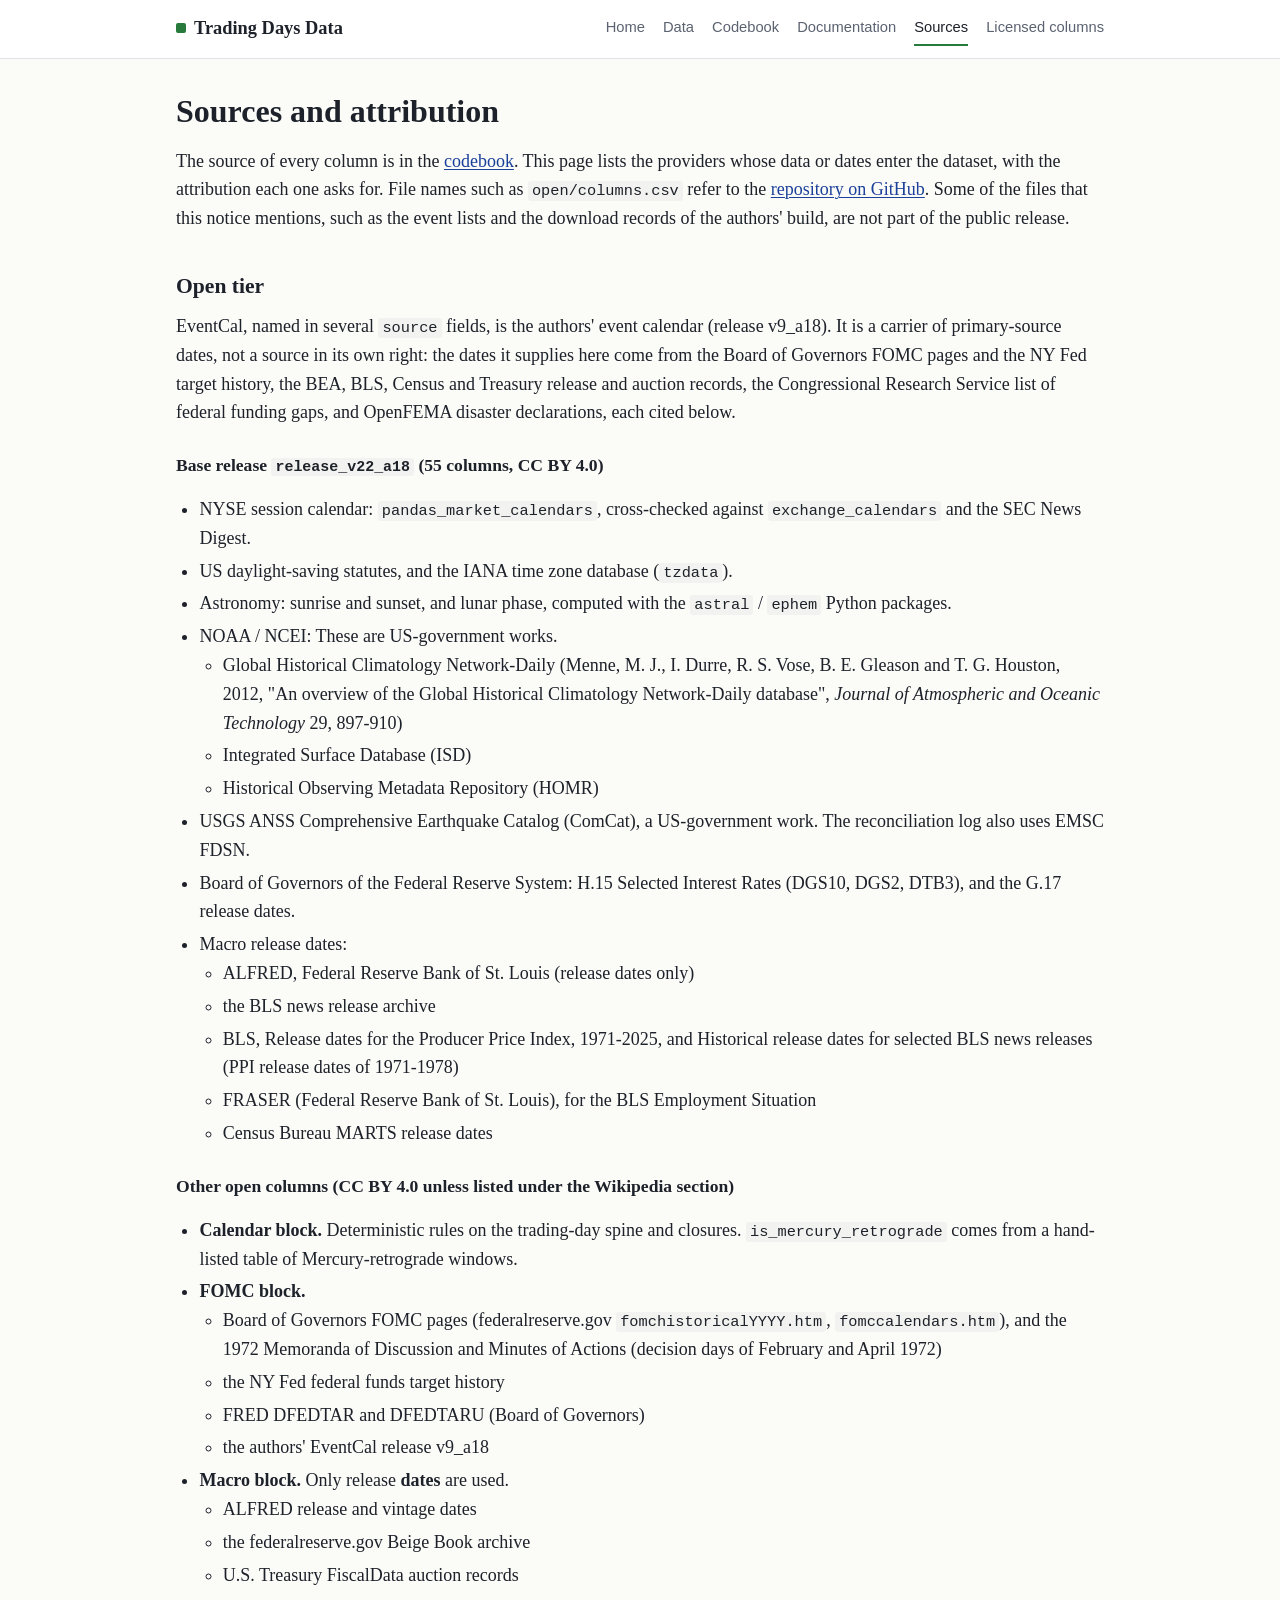
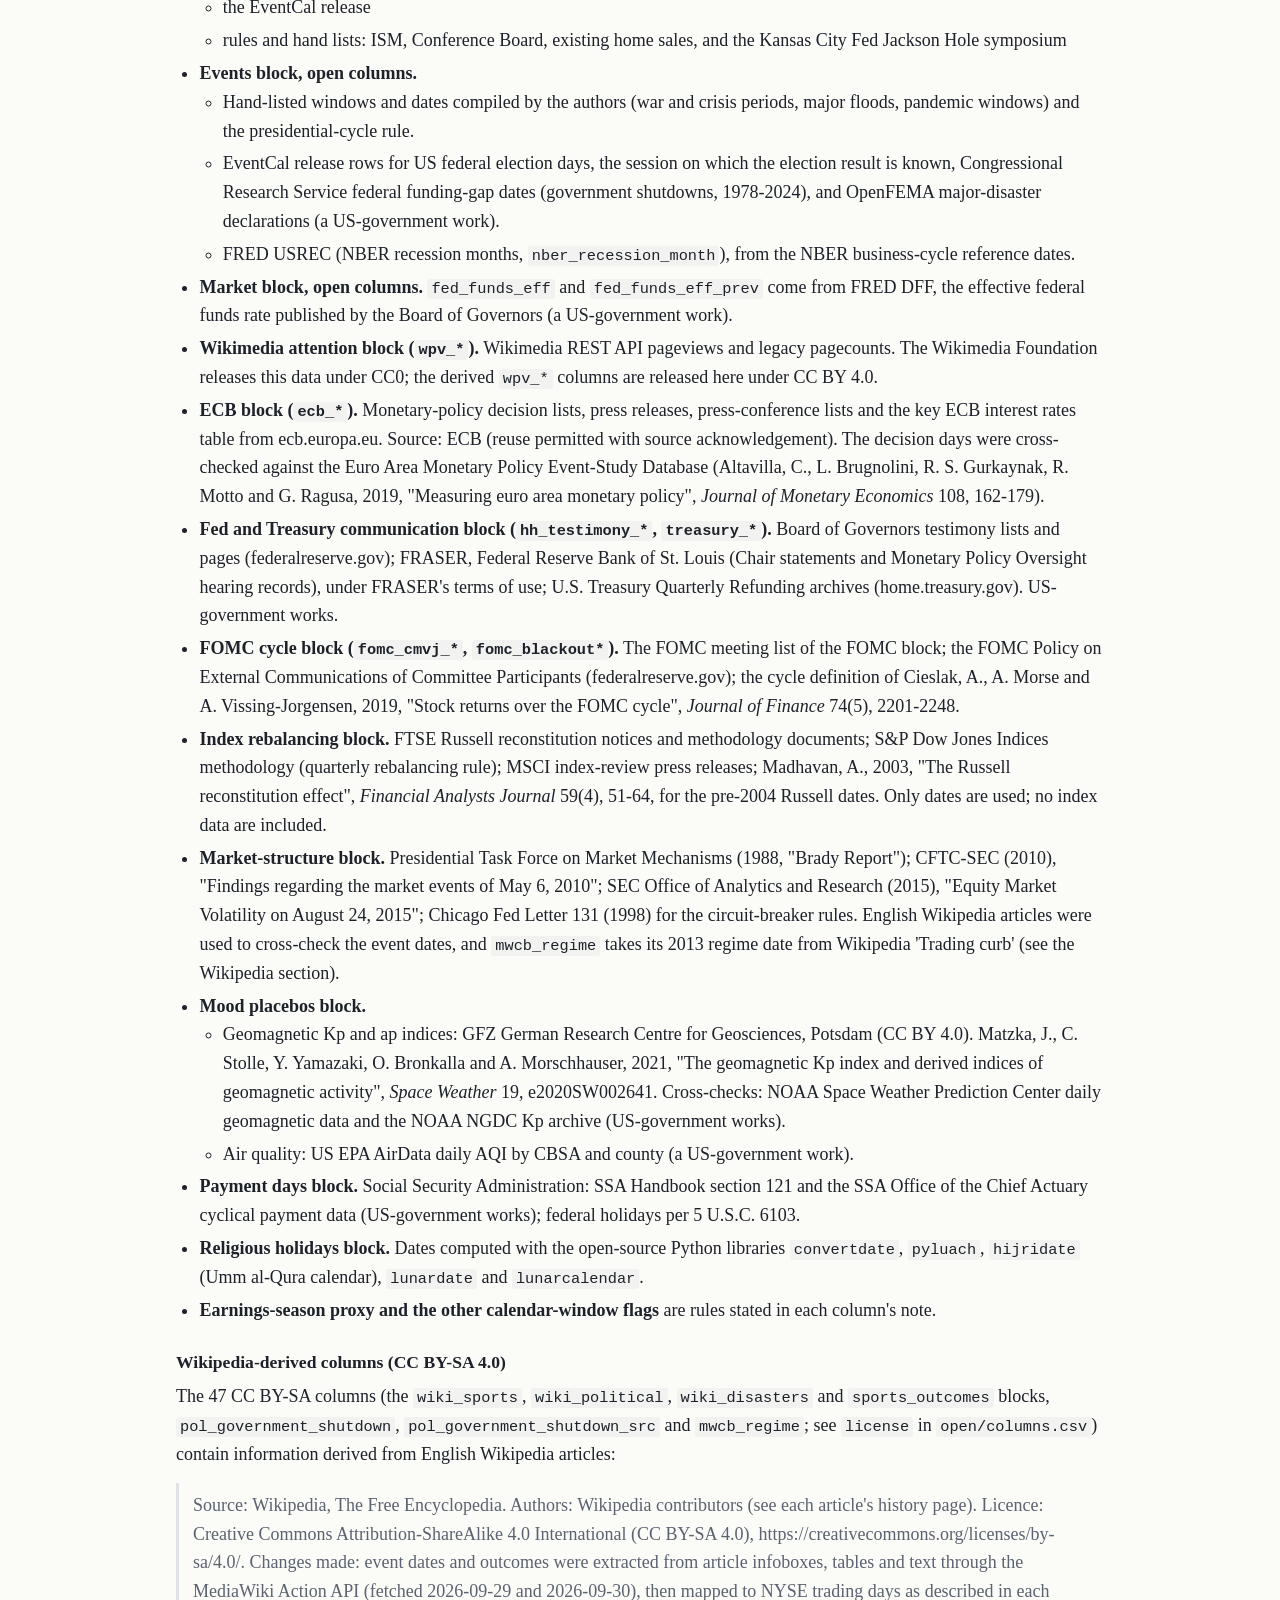
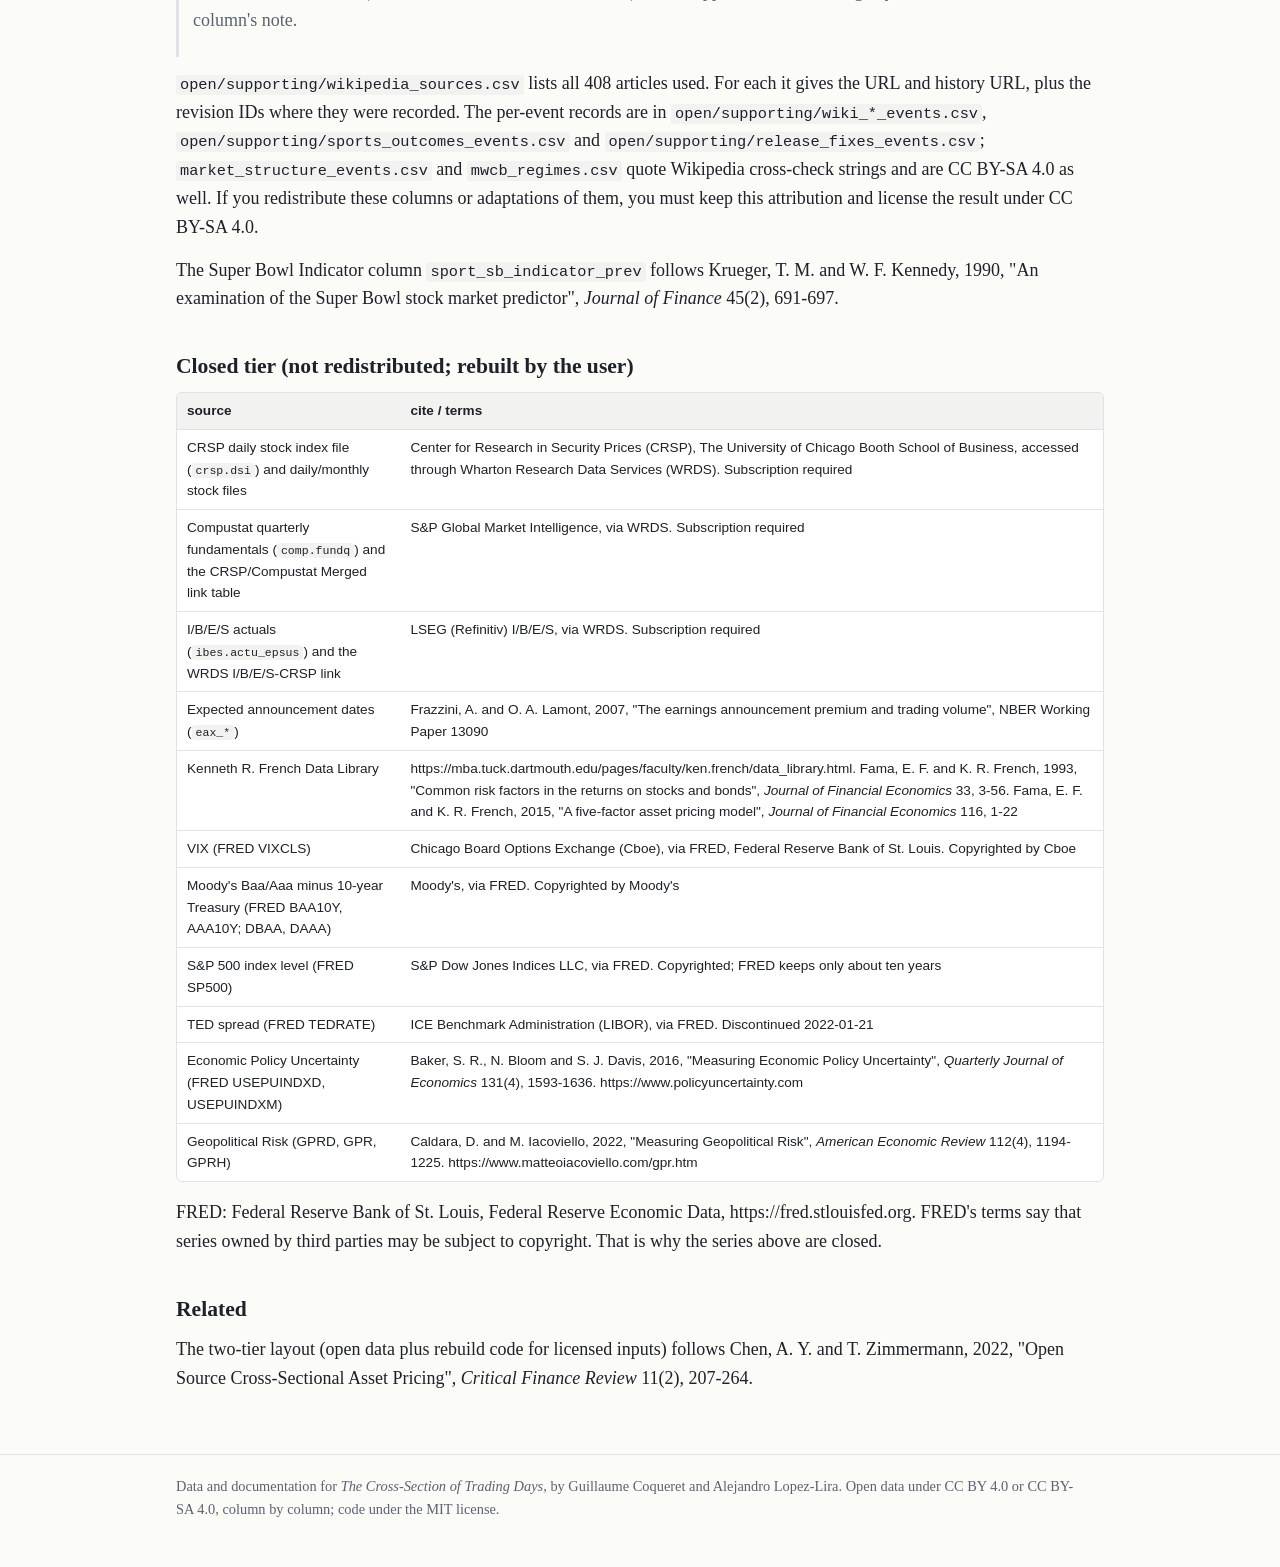
<file: docs/sources.html>
<!doctype html>
<html lang="en">
<head>
<meta charset="utf-8">
<meta name="viewport" content="width=device-width, initial-scale=1">
<title>Sources · Trading Days Data</title>
<meta name="description" content="Open dataset of The Cross-Section of Trading Days: characteristics of every NYSE trading day since 1960.">
<link rel="stylesheet" href="assets/style.css">
</head>
<body>
<header class="site-header">
  <div class="wrap header-row">
    <a class="brand" href="index.html">Trading Days Data</a>
    <nav class="nav" aria-label="Main"><a href="index.html">Home</a><a href="data.html">Data</a><a href="codebook.html">Codebook</a><a href="documentation.html">Documentation</a><a href="sources.html" aria-current="page">Sources</a><a href="rebuild.html">Licensed columns</a></nav>
  </div>
</header>
<main class="wrap">

<h1>Sources and attribution</h1>
<p>The source of every column is in the <a href="codebook.html">codebook</a>. This page lists the providers whose
data or dates enter the dataset, with the attribution each one asks for. File names such as
<code>open/columns.csv</code> refer to the <a href="https://github.com/agentcoq/tradingdaysdata">repository on GitHub</a>. Some of the
files that this notice mentions, such as the event lists and the download records of the authors' build, are not
part of the public release.</p>
<div class="prose">
<h2>Open tier</h2>
<p>EventCal, named in several <code>source</code> fields, is the authors' event calendar (release v9_a18). It is a carrier of primary-source dates, not a source in its own right: the dates it supplies here come from the Board of Governors FOMC pages and the NY Fed target history, the BEA, BLS, Census and Treasury release and auction records, the Congressional Research Service list of federal funding gaps, and OpenFEMA disaster declarations, each cited below.</p>
<h3>Base release <code>release_v22_a18</code> (55 columns, CC BY 4.0)</h3>
<ul><li>
NYSE session calendar: <code>pandas_market_calendars</code>, cross-checked against <code>exchange_calendars</code> and the SEC News Digest.
</li><li>
US daylight-saving statutes, and the IANA time zone database (<code>tzdata</code>).
</li><li>
Astronomy: sunrise and sunset, and lunar phase, computed with the <code>astral</code> / <code>ephem</code> Python packages.
</li><li>
NOAA / NCEI: These are US-government works.
<ul><li>
Global Historical Climatology Network-Daily (Menne, M. J., I. Durre, R. S. Vose, B. E. Gleason and T. G. Houston, 2012, "An overview of the Global Historical Climatology Network-Daily database", <em>Journal of Atmospheric and Oceanic Technology</em> 29, 897-910)
</li><li>
Integrated Surface Database (ISD)
</li><li>
Historical Observing Metadata Repository (HOMR)
</li></ul>
</li><li>
USGS ANSS Comprehensive Earthquake Catalog (ComCat), a US-government work. The reconciliation log also uses EMSC FDSN.
</li><li>
Board of Governors of the Federal Reserve System: H.15 Selected Interest Rates (DGS10, DGS2, DTB3), and the G.17 release dates.
</li><li>
Macro release dates:
<ul><li>
ALFRED, Federal Reserve Bank of St. Louis (release dates only)
</li><li>
the BLS news release archive
</li><li>
BLS, Release dates for the Producer Price Index, 1971-2025, and Historical release dates for selected BLS news releases (PPI release dates of 1971-1978)
</li><li>
FRASER (Federal Reserve Bank of St. Louis), for the BLS Employment Situation
</li><li>
Census Bureau MARTS release dates
</li></ul>
</li></ul>
<h3>Other open columns (CC BY 4.0 unless listed under the Wikipedia section)</h3>
<ul><li>
<strong>Calendar block.</strong> Deterministic rules on the trading-day spine and closures. <code>is_mercury_retrograde</code> comes from a hand-listed table of Mercury-retrograde windows.
</li><li>
<strong>FOMC block.</strong>
<ul><li>
Board of Governors FOMC pages (federalreserve.gov <code>fomchistoricalYYYY.htm</code>, <code>fomccalendars.htm</code>), and the 1972 Memoranda of Discussion and Minutes of Actions (decision days of February and April 1972)
</li><li>
the NY Fed federal funds target history
</li><li>
FRED DFEDTAR and DFEDTARU (Board of Governors)
</li><li>
the authors' EventCal release v9_a18
</li></ul>
</li><li>
<strong>Macro block.</strong> Only release <strong>dates</strong> are used.
<ul><li>
ALFRED release and vintage dates
</li><li>
the federalreserve.gov Beige Book archive
</li><li>
U.S. Treasury FiscalData auction records
</li><li>
the EventCal release
</li><li>
rules and hand lists: ISM, Conference Board, existing home sales, and the Kansas City Fed Jackson Hole symposium
</li></ul>
</li><li>
<strong>Events block, open columns.</strong>
<ul><li>
Hand-listed windows and dates compiled by the authors (war and crisis periods, major floods, pandemic windows) and the presidential-cycle rule.
</li><li>
EventCal release rows for US federal election days, the session on which the election result is known, Congressional Research Service federal funding-gap dates (government shutdowns, 1978-2024), and OpenFEMA major-disaster declarations (a US-government work).
</li><li>
FRED USREC (NBER recession months, <code>nber_recession_month</code>), from the NBER business-cycle reference dates.
</li></ul>
</li><li>
<strong>Market block, open columns.</strong> <code>fed_funds_eff</code> and <code>fed_funds_eff_prev</code> come from FRED DFF, the effective federal funds rate published by the Board of Governors (a US-government work).
</li><li>
<strong>Wikimedia attention block (<code>wpv_*</code>).</strong> Wikimedia REST API pageviews and legacy pagecounts. The Wikimedia Foundation releases this data under CC0; the derived <code>wpv_*</code> columns are released here under CC BY 4.0.
</li><li>
<strong>ECB block (<code>ecb_*</code>).</strong> Monetary-policy decision lists, press releases, press-conference lists and the key ECB interest rates table from ecb.europa.eu. Source: ECB (reuse permitted with source acknowledgement). The decision days were cross-checked against the Euro Area Monetary Policy Event-Study Database (Altavilla, C., L. Brugnolini, R. S. Gurkaynak, R. Motto and G. Ragusa, 2019, "Measuring euro area monetary policy", <em>Journal of Monetary Economics</em> 108, 162-179).
</li><li>
<strong>Fed and Treasury communication block (<code>hh_testimony_*</code>, <code>treasury_*</code>).</strong> Board of Governors testimony lists and pages (federalreserve.gov); FRASER, Federal Reserve Bank of St. Louis (Chair statements and Monetary Policy Oversight hearing records), under FRASER's terms of use; U.S. Treasury Quarterly Refunding archives (home.treasury.gov). US-government works.
</li><li>
<strong>FOMC cycle block (<code>fomc_cmvj_*</code>, <code>fomc_blackout*</code>).</strong> The FOMC meeting list of the FOMC block; the FOMC Policy on External Communications of Committee Participants (federalreserve.gov); the cycle definition of Cieslak, A., A. Morse and A. Vissing-Jorgensen, 2019, "Stock returns over the FOMC cycle", <em>Journal of Finance</em> 74(5), 2201-2248.
</li><li>
<strong>Index rebalancing block.</strong> FTSE Russell reconstitution notices and methodology documents; S&amp;P Dow Jones Indices methodology (quarterly rebalancing rule); MSCI index-review press releases; Madhavan, A., 2003, "The Russell reconstitution effect", <em>Financial Analysts Journal</em> 59(4), 51-64, for the pre-2004 Russell dates. Only dates are used; no index data are included.
</li><li>
<strong>Market-structure block.</strong> Presidential Task Force on Market Mechanisms (1988, "Brady Report"); CFTC-SEC (2010), "Findings regarding the market events of May 6, 2010"; SEC Office of Analytics and Research (2015), "Equity Market Volatility on August 24, 2015"; Chicago Fed Letter 131 (1998) for the circuit-breaker rules. English Wikipedia articles were used to cross-check the event dates, and <code>mwcb_regime</code> takes its 2013 regime date from Wikipedia 'Trading curb' (see the Wikipedia section).
</li><li>
<strong>Mood placebos block.</strong>
<ul><li>
Geomagnetic Kp and ap indices: GFZ German Research Centre for Geosciences, Potsdam (CC BY 4.0). Matzka, J., C. Stolle, Y. Yamazaki, O. Bronkalla and A. Morschhauser, 2021, "The geomagnetic Kp index and derived indices of geomagnetic activity", <em>Space Weather</em> 19, e2020SW002641. Cross-checks: NOAA Space Weather Prediction Center daily geomagnetic data and the NOAA NGDC Kp archive (US-government works).
</li><li>
Air quality: US EPA AirData daily AQI by CBSA and county (a US-government work).
</li></ul>
</li><li>
<strong>Payment days block.</strong> Social Security Administration: SSA Handbook section 121 and the SSA Office of the Chief Actuary cyclical payment data (US-government works); federal holidays per 5 U.S.C. 6103.
</li><li>
<strong>Religious holidays block.</strong> Dates computed with the open-source Python libraries <code>convertdate</code>, <code>pyluach</code>, <code>hijridate</code> (Umm al-Qura calendar), <code>lunardate</code> and <code>lunarcalendar</code>.
</li><li>
<strong>Earnings-season proxy and the other calendar-window flags</strong> are rules stated in each column's note.
</li></ul>
<h3>Wikipedia-derived columns (CC BY-SA 4.0)</h3>
<p>The 47 CC BY-SA columns (the <code>wiki_sports</code>, <code>wiki_political</code>, <code>wiki_disasters</code> and <code>sports_outcomes</code> blocks, <code>pol_government_shutdown</code>, <code>pol_government_shutdown_src</code> and <code>mwcb_regime</code>; see <code>license</code> in <code>open/columns.csv</code>) contain information derived from English Wikipedia articles:</p>
<blockquote><p>Source: Wikipedia, The Free Encyclopedia. Authors: Wikipedia contributors (see each article's history page). Licence: Creative Commons Attribution-ShareAlike 4.0 International (CC BY-SA 4.0), https://creativecommons.org/licenses/by-sa/4.0/. Changes made: event dates and outcomes were extracted from article infoboxes, tables and text through the MediaWiki Action API (fetched 2026-09-29 and 2026-09-30), then mapped to NYSE trading days as described in each column's note.</p></blockquote>
<p><code>open/supporting/wikipedia_sources.csv</code> lists all 408 articles used. For each it gives the URL and history URL, plus the revision IDs where they were recorded. The per-event records are in <code>open/supporting/wiki_*_events.csv</code>, <code>open/supporting/sports_outcomes_events.csv</code> and <code>open/supporting/release_fixes_events.csv</code>; <code>market_structure_events.csv</code> and <code>mwcb_regimes.csv</code> quote Wikipedia cross-check strings and are CC BY-SA 4.0 as well. If you redistribute these columns or adaptations of them, you must keep this attribution and license the result under CC BY-SA 4.0.</p>
<p>The Super Bowl Indicator column <code>sport_sb_indicator_prev</code> follows Krueger, T. M. and W. F. Kennedy, 1990, "An examination of the Super Bowl stock market predictor", <em>Journal of Finance</em> 45(2), 691-697.</p>
<h2>Closed tier (not redistributed; rebuilt by the user)</h2>
<div class="table-wrap"><table><thead><tr><th>source</th><th>cite / terms</th></tr></thead><tbody><tr><td>CRSP daily stock index file (<code>crsp.dsi</code>) and daily/monthly stock files</td><td>Center for Research in Security Prices (CRSP), The University of Chicago Booth School of Business, accessed through Wharton Research Data Services (WRDS). Subscription required</td></tr><tr><td>Compustat quarterly fundamentals (<code>comp.fundq</code>) and the CRSP/Compustat Merged link table</td><td>S&amp;P Global Market Intelligence, via WRDS. Subscription required</td></tr><tr><td>I/B/E/S actuals (<code>ibes.actu_epsus</code>) and the WRDS I/B/E/S-CRSP link</td><td>LSEG (Refinitiv) I/B/E/S, via WRDS. Subscription required</td></tr><tr><td>Expected announcement dates (<code>eax_*</code>)</td><td>Frazzini, A. and O. A. Lamont, 2007, "The earnings announcement premium and trading volume", NBER Working Paper 13090</td></tr><tr><td>Kenneth R. French Data Library</td><td>https://mba.tuck.dartmouth.edu/pages/faculty/ken.french/data_library.html. Fama, E. F. and K. R. French, 1993, "Common risk factors in the returns on stocks and bonds", <em>Journal of Financial Economics</em> 33, 3-56. Fama, E. F. and K. R. French, 2015, "A five-factor asset pricing model", <em>Journal of Financial Economics</em> 116, 1-22</td></tr><tr><td>VIX (FRED VIXCLS)</td><td>Chicago Board Options Exchange (Cboe), via FRED, Federal Reserve Bank of St. Louis. Copyrighted by Cboe</td></tr><tr><td>Moody's Baa/Aaa minus 10-year Treasury (FRED BAA10Y, AAA10Y; DBAA, DAAA)</td><td>Moody's, via FRED. Copyrighted by Moody's</td></tr><tr><td>S&amp;P 500 index level (FRED SP500)</td><td>S&amp;P Dow Jones Indices LLC, via FRED. Copyrighted; FRED keeps only about ten years</td></tr><tr><td>TED spread (FRED TEDRATE)</td><td>ICE Benchmark Administration (LIBOR), via FRED. Discontinued 2022-01-21</td></tr><tr><td>Economic Policy Uncertainty (FRED USEPUINDXD, USEPUINDXM)</td><td>Baker, S. R., N. Bloom and S. J. Davis, 2016, "Measuring Economic Policy Uncertainty", <em>Quarterly Journal of Economics</em> 131(4), 1593-1636. https://www.policyuncertainty.com</td></tr><tr><td>Geopolitical Risk (GPRD, GPR, GPRH)</td><td>Caldara, D. and M. Iacoviello, 2022, "Measuring Geopolitical Risk", <em>American Economic Review</em> 112(4), 1194-1225. https://www.matteoiacoviello.com/gpr.htm</td></tr></tbody></table></div>
<p>FRED: Federal Reserve Bank of St. Louis, Federal Reserve Economic Data, https://fred.stlouisfed.org. FRED's terms say that series owned by third parties may be subject to copyright. That is why the series above are closed.</p>
<h2>Related</h2>
<p>The two-tier layout (open data plus rebuild code for licensed inputs) follows Chen, A. Y. and T. Zimmermann, 2022, "Open Source Cross-Sectional Asset Pricing", <em>Critical Finance Review</em> 11(2), 207-264.</p>
</div>

</main>
<footer class="site-footer">
  <div class="wrap">
    <p>Data and documentation for <em>The Cross-Section of Trading Days</em>, by Guillaume Coqueret and Alejandro Lopez-Lira.
    Open data under CC&nbsp;BY&nbsp;4.0 or CC&nbsp;BY-SA&nbsp;4.0, column by column; code under the MIT license.</p>
  </div>
</footer>

</body>
</html>
</file>
<file: docs/assets/style.css>
/* Trading Days Data: one stylesheet for every page. Colors are tokens, redefined for dark mode. */
:root {
  --bg: #fbfbf8;
  --surface: #ffffff;
  --text: #1d2129;
  --muted: #5b6270;
  --border: #dfe2e6;
  --accent: #277a3c;          /* green of the paper's citations, darkened for contrast */
  --link: #1a4099;            /* blue of the paper's links */
  --accent-soft: #e9f4ec;
  --code-bg: #f2f3f0;
  --serif: "Palatino Linotype", Palatino, "Book Antiqua", "TeX Gyre Pagella", Georgia, serif;
  --sans: -apple-system, BlinkMacSystemFont, "Segoe UI", Roboto, "Helvetica Neue", Arial, sans-serif;
  --mono: ui-monospace, SFMono-Regular, Menlo, Consolas, monospace;
  color-scheme: light;
}
@media (prefers-color-scheme: dark) {
  :root {
    --bg: #14171c;
    --surface: #1b1f26;
    --text: #e6e8eb;
    --muted: #a3a9b4;
    --border: #2e343d;
    --accent: #5cbf74;
    --link: #8fb0ff;
    --accent-soft: #1d2b22;
    --code-bg: #232831;
    color-scheme: dark;
  }
}

* { box-sizing: border-box; }
html { -webkit-text-size-adjust: 100%; }
body {
  margin: 0;
  background: var(--bg);
  color: var(--text);
  font-family: var(--serif);
  font-size: 18px;
  line-height: 1.6;
}
.wrap { max-width: 960px; margin: 0 auto; padding: 0 16px; }
main.wrap { padding-top: 32px; padding-bottom: 48px; }
body.wide .wrap { max-width: 1320px; }

a { color: var(--link); text-decoration-thickness: 1px; text-underline-offset: 2px; }
a:hover { text-decoration-thickness: 2px; }
h1, h2, h3, h4 { font-weight: 600; line-height: 1.25; }
h1 { font-size: 2rem; margin: 0 0 16px; }
h2 { font-size: 1.35rem; margin: 40px 0 12px; }
h3 { font-size: 1.1rem; margin: 28px 0 8px; }
h4 { font-size: 1rem; margin: 20px 0 6px; }
p { margin: 0 0 14px; }
code { font-family: var(--mono); font-size: 0.85em; background: var(--code-bg); padding: 1px 4px; border-radius: 3px; }
pre { background: var(--code-bg); padding: 14px 16px; border-radius: 6px; overflow-x: auto; font-size: 0.85rem; line-height: 1.45; }
pre code { background: none; padding: 0; font-size: inherit; }

/* header and footer */
.site-header { background: var(--surface); border-bottom: 1px solid var(--border); }
.header-row { display: flex; flex-wrap: wrap; align-items: center; justify-content: space-between; gap: 8px 24px; padding-top: 12px; padding-bottom: 12px; }
.brand { font-weight: 700; font-size: 1.15rem; color: var(--text); text-decoration: none; }
.brand::before { content: ""; display: inline-block; width: 10px; height: 10px; border-radius: 2px; background: var(--accent); margin-right: 8px; vertical-align: 1px; }
.nav { display: flex; flex-wrap: wrap; gap: 4px 18px; font-family: var(--sans); font-size: 0.92rem; }
.nav a { color: var(--muted); text-decoration: none; padding: 4px 0; border-bottom: 2px solid transparent; }
.nav a:hover { color: var(--text); }
.nav a[aria-current="page"] { color: var(--text); border-bottom-color: var(--accent); }
.site-footer { border-top: 1px solid var(--border); color: var(--muted); font-size: 0.9rem; padding: 20px 0 32px; }

/* home */
.hero { padding: 8px 0 8px; }
.hero h1 { font-size: 2.3rem; max-width: 18em; }
.lede { font-size: 1.15rem; color: var(--text); max-width: 46em; }
.actions { display: flex; flex-wrap: wrap; gap: 10px; margin-top: 20px; }
.btn { display: inline-block; font-family: var(--sans); font-size: 0.95rem; padding: 9px 16px; border-radius: 6px; border: 1px solid var(--border); background: var(--surface); color: var(--text); text-decoration: none; }
.btn:hover { border-color: var(--accent); }
.btn.primary { background: var(--accent); border-color: var(--accent); color: #fff; }
@media (prefers-color-scheme: dark) { .btn.primary { color: #0e1512; } }
.btn.disabled { opacity: 0.5; cursor: not-allowed; }
.stats { display: grid; grid-template-columns: repeat(4, 1fr); gap: 12px; margin: 36px 0 8px; }
.stat { background: var(--surface); border: 1px solid var(--border); border-radius: 8px; padding: 14px 16px; }
.stat .num { display: block; font-size: 1.9rem; font-weight: 700; color: var(--accent); line-height: 1.1; }
.stat .label { display: block; font-family: var(--sans); font-size: 0.85rem; color: var(--muted); margin-top: 4px; }
.news li { margin-bottom: 8px; }
.news { list-style: none; padding: 0; }
.news .date { font-family: var(--sans); font-size: 0.8rem; color: var(--muted); margin-right: 6px; text-transform: uppercase; letter-spacing: 0.03em; }
.two-col { display: grid; grid-template-columns: 1.3fr 1fr; gap: 32px; }
pre.cite { font-size: 0.78rem; }

/* data page */
dl.facts { display: grid; grid-template-columns: max-content 1fr; gap: 6px 20px; margin: 0 0 16px; }
dl.facts dt { font-family: var(--sans); font-size: 0.9rem; color: var(--muted); }
dl.facts dd { margin: 0; }
.note { background: var(--accent-soft); border-left: 3px solid var(--accent); padding: 8px 12px; border-radius: 4px; font-size: 0.95rem; }
details summary { cursor: pointer; font-family: var(--sans); font-size: 0.9rem; color: var(--muted); margin: 8px 0; }
pre.sums { font-size: 0.72rem; }

/* tables */
.table-wrap { overflow-x: auto; margin: 12px 0 16px; border: 1px solid var(--border); border-radius: 6px; background: var(--surface); }
.table-wrap.narrow { max-width: 360px; }
table { border-collapse: collapse; width: 100%; font-family: var(--sans); font-size: 0.85rem; }
th, td { text-align: left; vertical-align: top; padding: 7px 10px; border-bottom: 1px solid var(--border); }
th { font-weight: 600; background: var(--code-bg); }
td.num, th.num { text-align: right; font-variant-numeric: tabular-nums; white-space: nowrap; }
tbody tr:last-child td { border-bottom: none; }
table.rebuild tr.sub td { font-size: 0.78rem; color: var(--muted); padding-top: 0; }
table.rebuild tr:not(.sub) td { border-bottom: none; }

/* codebook */
.tabs { display: flex; flex-wrap: wrap; gap: 6px; margin: 16px 0 12px; font-family: var(--sans); }
.tabs button { font: inherit; font-size: 0.9rem; padding: 7px 14px; border: 1px solid var(--border); border-radius: 6px; background: var(--surface); color: var(--muted); cursor: pointer; }
.tabs button[aria-selected="true"] { color: var(--text); border-color: var(--accent); box-shadow: inset 0 -2px 0 var(--accent); }
.filters { display: flex; flex-wrap: wrap; gap: 10px 14px; font-family: var(--sans); font-size: 0.85rem; color: var(--muted); }
.filters label { display: flex; flex-direction: column; gap: 3px; }
.filters input, .filters select { font: inherit; font-size: 0.9rem; color: var(--text); background: var(--surface); border: 1px solid var(--border); border-radius: 5px; padding: 6px 8px; min-width: 150px; }
.filters input { min-width: 240px; }
.count { font-family: var(--sans); font-size: 0.85rem; color: var(--muted); margin: 12px 0 0; }
table.codebook { min-width: 1000px; }
table.codebook th { white-space: nowrap; padding: 0; }
table.codebook th button { font: inherit; font-weight: 600; color: inherit; background: none; border: 0; padding: 7px 10px; width: 100%; text-align: left; cursor: pointer; }
table.codebook td.col button { font: inherit; color: inherit; background: none; border: 0; padding: 0; text-align: left; cursor: pointer; }
table.codebook td.col button:focus-visible { outline: 2px solid var(--accent); outline-offset: 2px; }
table.codebook th[aria-sort="ascending"] button::after { content: " ▲"; font-size: 0.7em; }
table.codebook th[aria-sort="descending"] button::after { content: " ▼"; font-size: 0.7em; }
table.codebook td.col { font-family: var(--mono); font-size: 0.8rem; white-space: nowrap; }
table.codebook td.notes { min-width: 260px; color: var(--muted); }
table.codebook td.notes div b { color: var(--text); font-weight: 600; }
table.codebook td.notes div { display: -webkit-box; -webkit-line-clamp: 3; -webkit-box-orient: vertical; overflow: hidden; }
table.codebook tr.open td.notes div { display: block; }
table.codebook tbody tr { cursor: pointer; }
table.codebook tbody tr:hover td { background: var(--accent-soft); }
table.codebook td.nowrap { white-space: nowrap; }
.tag { display: inline-block; font-size: 0.75rem; padding: 1px 6px; border-radius: 10px; border: 1px solid var(--border); white-space: nowrap; }
.tag.open { border-color: var(--accent); color: var(--accent); }
.tag.closed { color: var(--muted); }

/* documentation and sources */
dl.grades dt { font-weight: 600; margin-top: 8px; }
dl.grades dd { margin: 0 0 4px 0; color: var(--muted); }
.prose { overflow-wrap: anywhere; }
.prose ul { padding-left: 1.3em; }
blockquote { margin: 12px 0; padding: 8px 14px; border-left: 3px solid var(--border); color: var(--muted); }
.prose li { margin-bottom: 4px; }

@media (max-width: 720px) {
  body { font-size: 17px; }
  .hero h1 { font-size: 1.8rem; }
  h1 { font-size: 1.6rem; }
  .stats { grid-template-columns: repeat(2, 1fr); }
  .two-col { grid-template-columns: 1fr; gap: 0; }
  .filters input, .filters select { min-width: 0; width: 100%; }
  .filters label { flex: 1 1 140px; }
}
</file>
